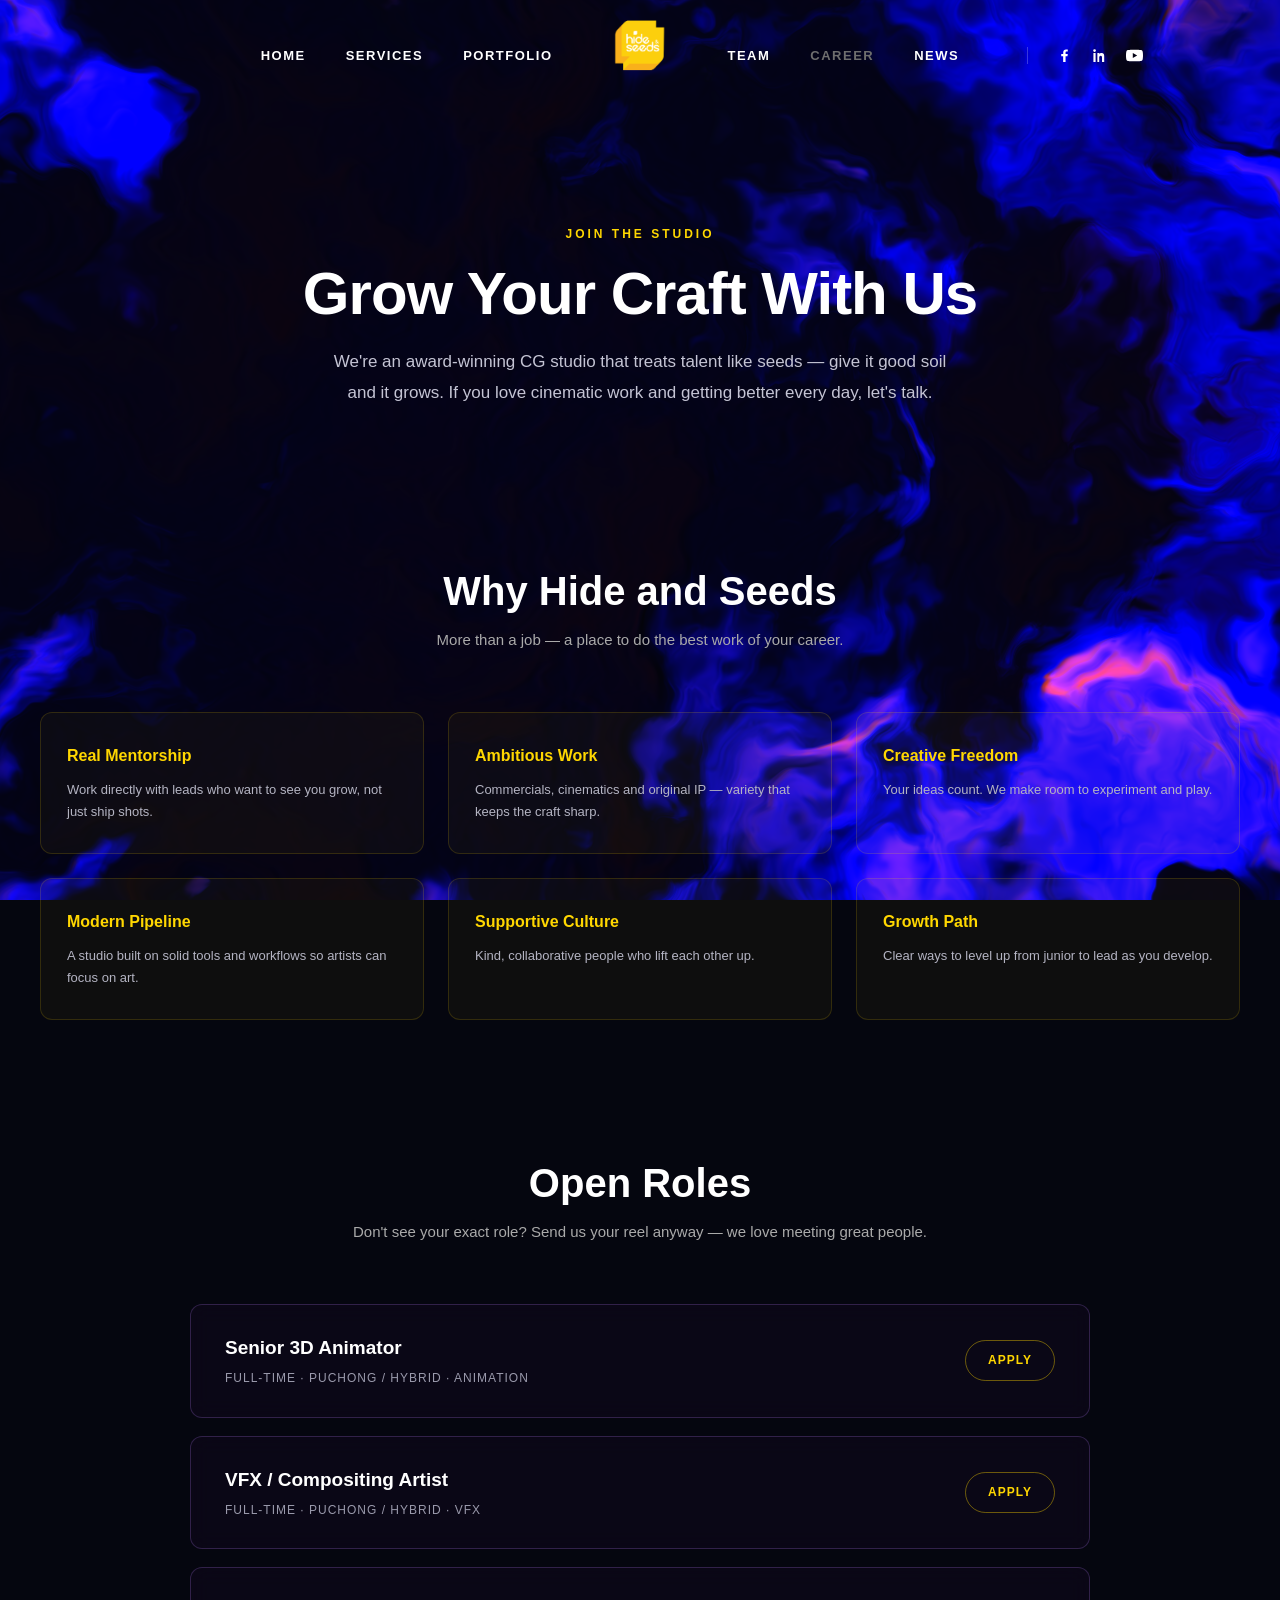
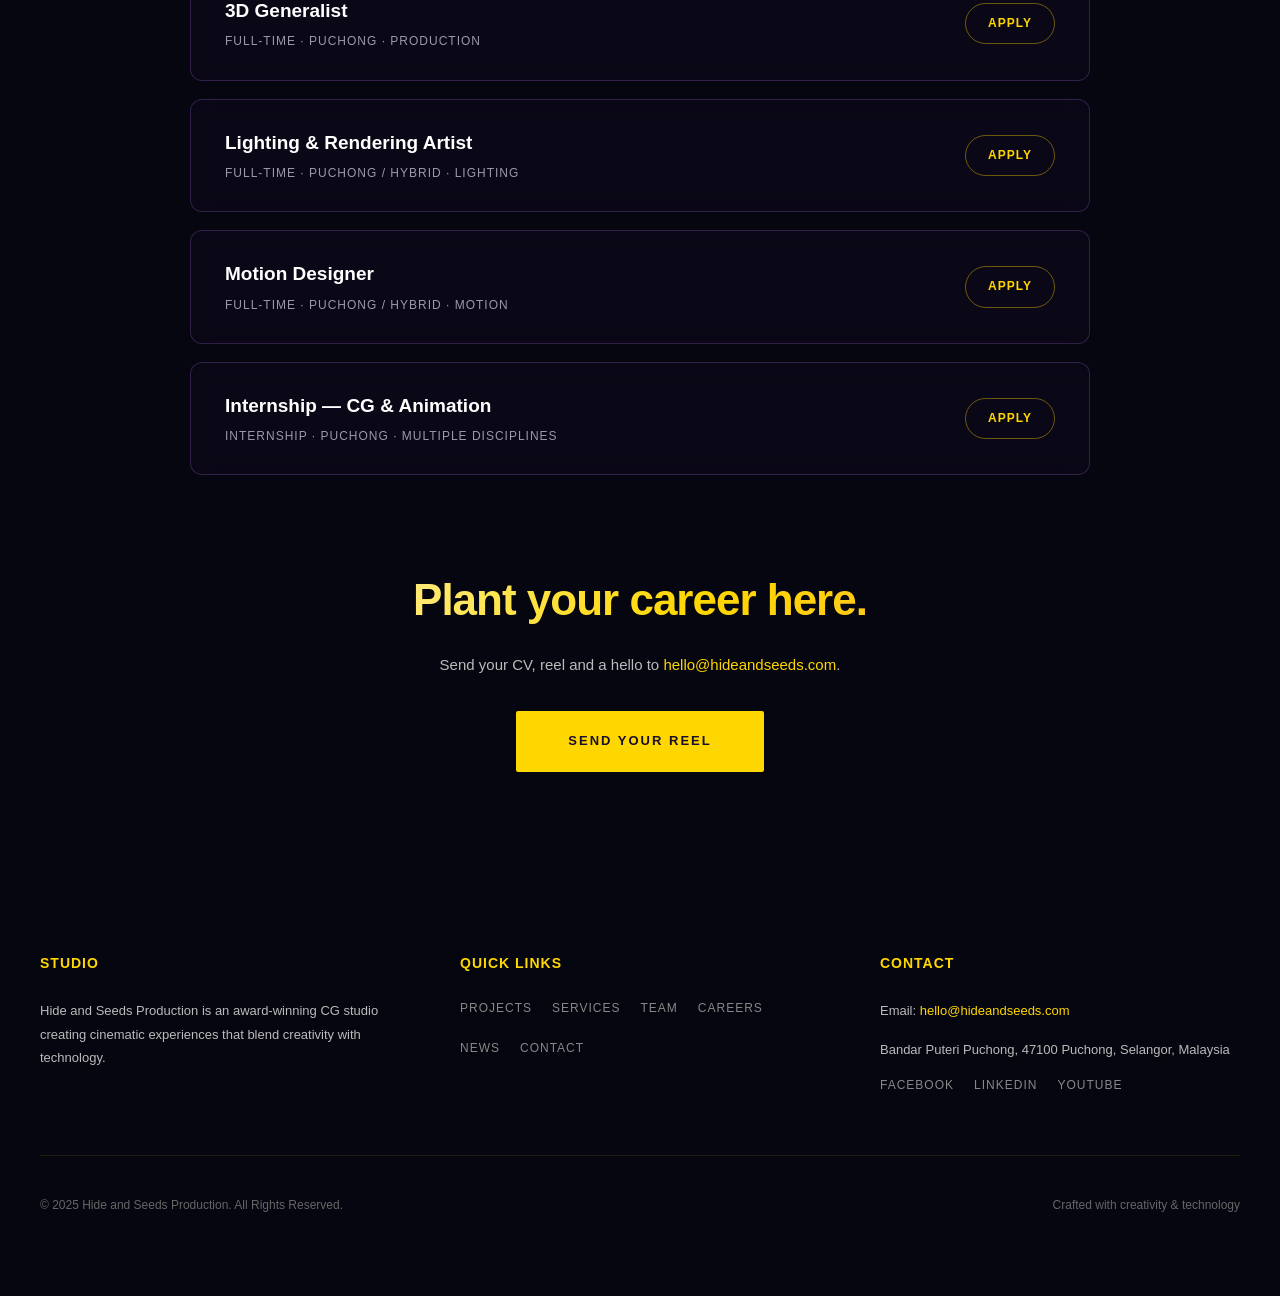
<file: careers.html>
<!DOCTYPE html>
<html lang="en">
<head>
  <meta charset="UTF-8">
  <meta name="viewport" content="width=device-width, initial-scale=1.0">
  <title>Careers — Hide and Seeds</title>
  <meta name="description" content="Join Hide and Seeds. Open roles in animation, VFX, 3D and more at our award-winning CG studio in Puchong, Malaysia.">
  <meta name="theme-color" content="#05060f">
  <link rel="icon" href="favicon.svg" type="image/svg+xml">
  <link rel="stylesheet" href="css/style.css?v=2">
</head>
<body>

  <svg width="0" height="0" style="position:absolute" aria-hidden="true">
    <defs>
      <filter id="ink-edge" x="-25%" y="-25%" width="150%" height="150%" color-interpolation-filters="sRGB">
        <feTurbulence type="fractalNoise" baseFrequency="0.014 0.019" numOctaves="4" seed="7" result="n"/>
        <feDisplacementMap in="SourceAlpha" in2="n" scale="42" xChannelSelector="R" yChannelSelector="G" result="ra"/>
        <feComposite in="SourceGraphic" in2="ra" operator="in"/>
      </filter>
      <filter id="ink-edge-soft" x="-25%" y="-25%" width="150%" height="150%" color-interpolation-filters="sRGB">
        <feTurbulence type="fractalNoise" baseFrequency="0.011 0.016" numOctaves="4" seed="3" result="n"/>
        <feDisplacementMap in="SourceAlpha" in2="n" scale="30" xChannelSelector="R" yChannelSelector="G" result="ra"/>
        <feComposite in="SourceGraphic" in2="ra" operator="in"/>
      </filter>
      <filter id="liquid-warp" x="-50%" y="-50%" width="200%" height="200%" color-interpolation-filters="sRGB">
        <feTurbulence type="fractalNoise" baseFrequency="0.006 0.009" numOctaves="3" seed="5" result="n1">
          <animate attributeName="baseFrequency" dur="12s" values="0.006 0.009; 0.010 0.006; 0.006 0.009" repeatCount="indefinite"/>
        </feTurbulence>
        <feDisplacementMap in="SourceGraphic" in2="n1" scale="22" xChannelSelector="R" yChannelSelector="G" result="d1"/>
        <feTurbulence type="fractalNoise" baseFrequency="0.018 0.022" numOctaves="2" seed="11" result="n2"/>
        <feDisplacementMap in="d1" in2="n2" scale="8" xChannelSelector="G" yChannelSelector="B"/>
      </filter>
    </defs>
  </svg>

  <canvas id="shader-canvas"></canvas>
  <div id="ring-cursor" aria-hidden="true"><span class="rc-ring"></span><span class="rc-mark"></span><span class="rc-label"></span></div>

  <div class="content-wrapper">
    <nav>
      <ul class="nav-left">
        <li><a href="index.html">Home</a></li>
        <li><a href="services.html">Services</a></li>
        <li><a href="projects.html">Portfolio</a></li>
      </ul>

      <a class="logo" href="index.html"><img src="assets/hs-logo.png" alt="Hide &amp; Seeds"></a>

      <button class="nav-toggle" aria-label="Toggle menu" aria-expanded="false"><span></span><span></span><span></span></button>

      <ul class="nav-right">
        <li><a href="team.html">Team</a></li>
        <li><a href="careers.html" class="is-active">Career</a></li>
        <li><a href="news.html">News</a></li>
        <li class="nav-social">
          <a href="https://facebook.com/hideandseeds" target="_blank" rel="noopener" aria-label="Facebook"><svg viewBox="0 0 24 24"><path d="M13.5 21v-8h2.7l.4-3.1h-3.1V7.9c0-.9.25-1.5 1.5-1.5h1.6V3.6c-.8-.1-1.6-.15-2.4-.15-2.4 0-4 1.45-4 4.1v2.3H7.4V13h2.7v8h3.4z"/></svg></a>
          <a href="https://linkedin.com/company/hide-and-seeds/" target="_blank" rel="noopener" aria-label="LinkedIn"><svg viewBox="0 0 24 24"><path d="M6.94 5a1.94 1.94 0 1 1-3.88 0 1.94 1.94 0 0 1 3.88 0zM3.4 8.5h3.1V21H3.4V8.5zM9 8.5h2.97v1.7h.04c.41-.78 1.42-1.6 2.93-1.6 3.13 0 3.71 2.06 3.71 4.74V21h-3.1v-5.55c0-1.32-.03-3.02-1.84-3.02-1.84 0-2.12 1.44-2.12 2.92V21H9V8.5z"/></svg></a>
          <a href="https://youtube.com/channel/UCpOwu_qczLWLpKOR0KmR1_w" target="_blank" rel="noopener" aria-label="YouTube"><svg viewBox="0 0 24 24"><path d="M23.5 6.5a3 3 0 0 0-2.1-2.12C19.5 3.86 12 3.86 12 3.86s-7.5 0-9.4.52A3 3 0 0 0 .5 6.5C0 8.4 0 12 0 12s0 3.6.5 5.5a3 3 0 0 0 2.1 2.12c1.9.52 9.4.52 9.4.52s7.5 0 9.4-.52a3 3 0 0 0 2.1-2.12C24 15.6 24 12 24 12s0-3.6-.5-5.5zM9.6 15.6V8.4l6.2 3.6-6.2 3.6z"/></svg></a>
        </li>
      </ul>
    </nav>

    <header class="page-hero">
      <span class="eyebrow">Join the Studio</span>
      <h1>Grow Your Craft With Us</h1>
      <p>We're an award-winning CG studio that treats talent like seeds — give it good soil and it grows. If you love cinematic work and getting better every day, let's talk.</p>
    </header>

    <section class="page-section">
      <div class="container">
        <div class="section-head reveal">
          <h2>Why Hide and Seeds</h2>
          <p>More than a job — a place to do the best work of your career.</p>
        </div>
        <div class="perks-grid">
          <div class="perk reveal"><h4>Real Mentorship</h4><p>Work directly with leads who want to see you grow, not just ship shots.</p></div>
          <div class="perk reveal reveal-d1"><h4>Ambitious Work</h4><p>Commercials, cinematics and original IP — variety that keeps the craft sharp.</p></div>
          <div class="perk reveal reveal-d2"><h4>Creative Freedom</h4><p>Your ideas count. We make room to experiment and play.</p></div>
          <div class="perk reveal"><h4>Modern Pipeline</h4><p>A studio built on solid tools and workflows so artists can focus on art.</p></div>
          <div class="perk reveal reveal-d1"><h4>Supportive Culture</h4><p>Kind, collaborative people who lift each other up.</p></div>
          <div class="perk reveal reveal-d2"><h4>Growth Path</h4><p>Clear ways to level up from junior to lead as you develop.</p></div>
        </div>
      </div>
    </section>

    <section class="page-section">
      <div class="container">
        <div class="section-head reveal">
          <h2>Open Roles</h2>
          <p>Don't see your exact role? Send us your reel anyway — we love meeting great people.</p>
        </div>
        <div class="jobs-list">
          <div class="job-card reveal">
            <div><h3>Senior 3D Animator</h3><div class="job-meta">Full-time · Puchong / Hybrid · Animation</div></div>
            <a class="job-apply" href="mailto:hello@hideandseeds.com?subject=Application%3A%20Senior%203D%20Animator" data-cursor="APPLY">Apply</a>
          </div>
          <div class="job-card reveal reveal-d1">
            <div><h3>VFX / Compositing Artist</h3><div class="job-meta">Full-time · Puchong / Hybrid · VFX</div></div>
            <a class="job-apply" href="mailto:hello@hideandseeds.com?subject=Application%3A%20VFX%20Compositing%20Artist" data-cursor="APPLY">Apply</a>
          </div>
          <div class="job-card reveal reveal-d2">
            <div><h3>3D Generalist</h3><div class="job-meta">Full-time · Puchong · Production</div></div>
            <a class="job-apply" href="mailto:hello@hideandseeds.com?subject=Application%3A%203D%20Generalist" data-cursor="APPLY">Apply</a>
          </div>
          <div class="job-card reveal">
            <div><h3>Lighting &amp; Rendering Artist</h3><div class="job-meta">Full-time · Puchong / Hybrid · Lighting</div></div>
            <a class="job-apply" href="mailto:hello@hideandseeds.com?subject=Application%3A%20Lighting%20%26%20Rendering%20Artist" data-cursor="APPLY">Apply</a>
          </div>
          <div class="job-card reveal reveal-d1">
            <div><h3>Motion Designer</h3><div class="job-meta">Full-time · Puchong / Hybrid · Motion</div></div>
            <a class="job-apply" href="mailto:hello@hideandseeds.com?subject=Application%3A%20Motion%20Designer" data-cursor="APPLY">Apply</a>
          </div>
          <div class="job-card reveal reveal-d2">
            <div><h3>Internship — CG &amp; Animation</h3><div class="job-meta">Internship · Puchong · Multiple disciplines</div></div>
            <a class="job-apply" href="mailto:hello@hideandseeds.com?subject=Application%3A%20Internship" data-cursor="APPLY">Apply</a>
          </div>
        </div>
      </div>

      <div class="inline-cta">
        <h2>Plant your career here.</h2>
        <p>Send your CV, reel and a hello to <a href="mailto:hello@hideandseeds.com" style="color:#FFD700;text-decoration:none;">hello@hideandseeds.com</a>.</p>
        <a href="mailto:hello@hideandseeds.com?subject=Joining%20Hide%20and%20Seeds" class="cta-button" data-cursor="SAY HI">Send Your Reel</a>
      </div>
    </section>

    <footer>
      <div class="footer-content">
        <div class="footer-section">
          <h3>Studio</h3>
          <p>Hide and Seeds Production is an award-winning CG studio creating cinematic experiences that blend creativity with technology.</p>
        </div>
        <div class="footer-section">
          <h3>Quick Links</h3>
          <div class="footer-links">
            <a href="projects.html">Projects</a>
            <a href="services.html">Services</a>
            <a href="team.html">Team</a>
            <a href="careers.html">Careers</a>
            <a href="news.html">News</a>
            <a href="contact.html">Contact</a>
          </div>
        </div>
        <div class="footer-section">
          <h3>Contact</h3>
          <p>Email: <a href="mailto:hello@hideandseeds.com" style="color:#FFD700;text-decoration:none;">hello@hideandseeds.com</a></p>
          <p>Bandar Puteri Puchong, 47100 Puchong, Selangor, Malaysia</p>
          <div class="footer-links" style="margin-top: 15px;">
            <a href="https://facebook.com/hideandseeds" target="_blank" rel="noopener">Facebook</a>
            <a href="https://linkedin.com/company/hide-and-seeds/" target="_blank" rel="noopener">LinkedIn</a>
            <a href="https://youtube.com/channel/UCpOwu_qczLWLpKOR0KmR1_w" target="_blank" rel="noopener">YouTube</a>
          </div>
        </div>
      </div>
      <div class="footer-bottom">
        <p>© 2025 Hide and Seeds Production. All Rights Reserved.</p>
        <p>Crafted with creativity &amp; technology</p>
      </div>
    </footer>
  </div>

  <script src="js/main.js?v=2" defer></script>
</body>
</html>
</file>
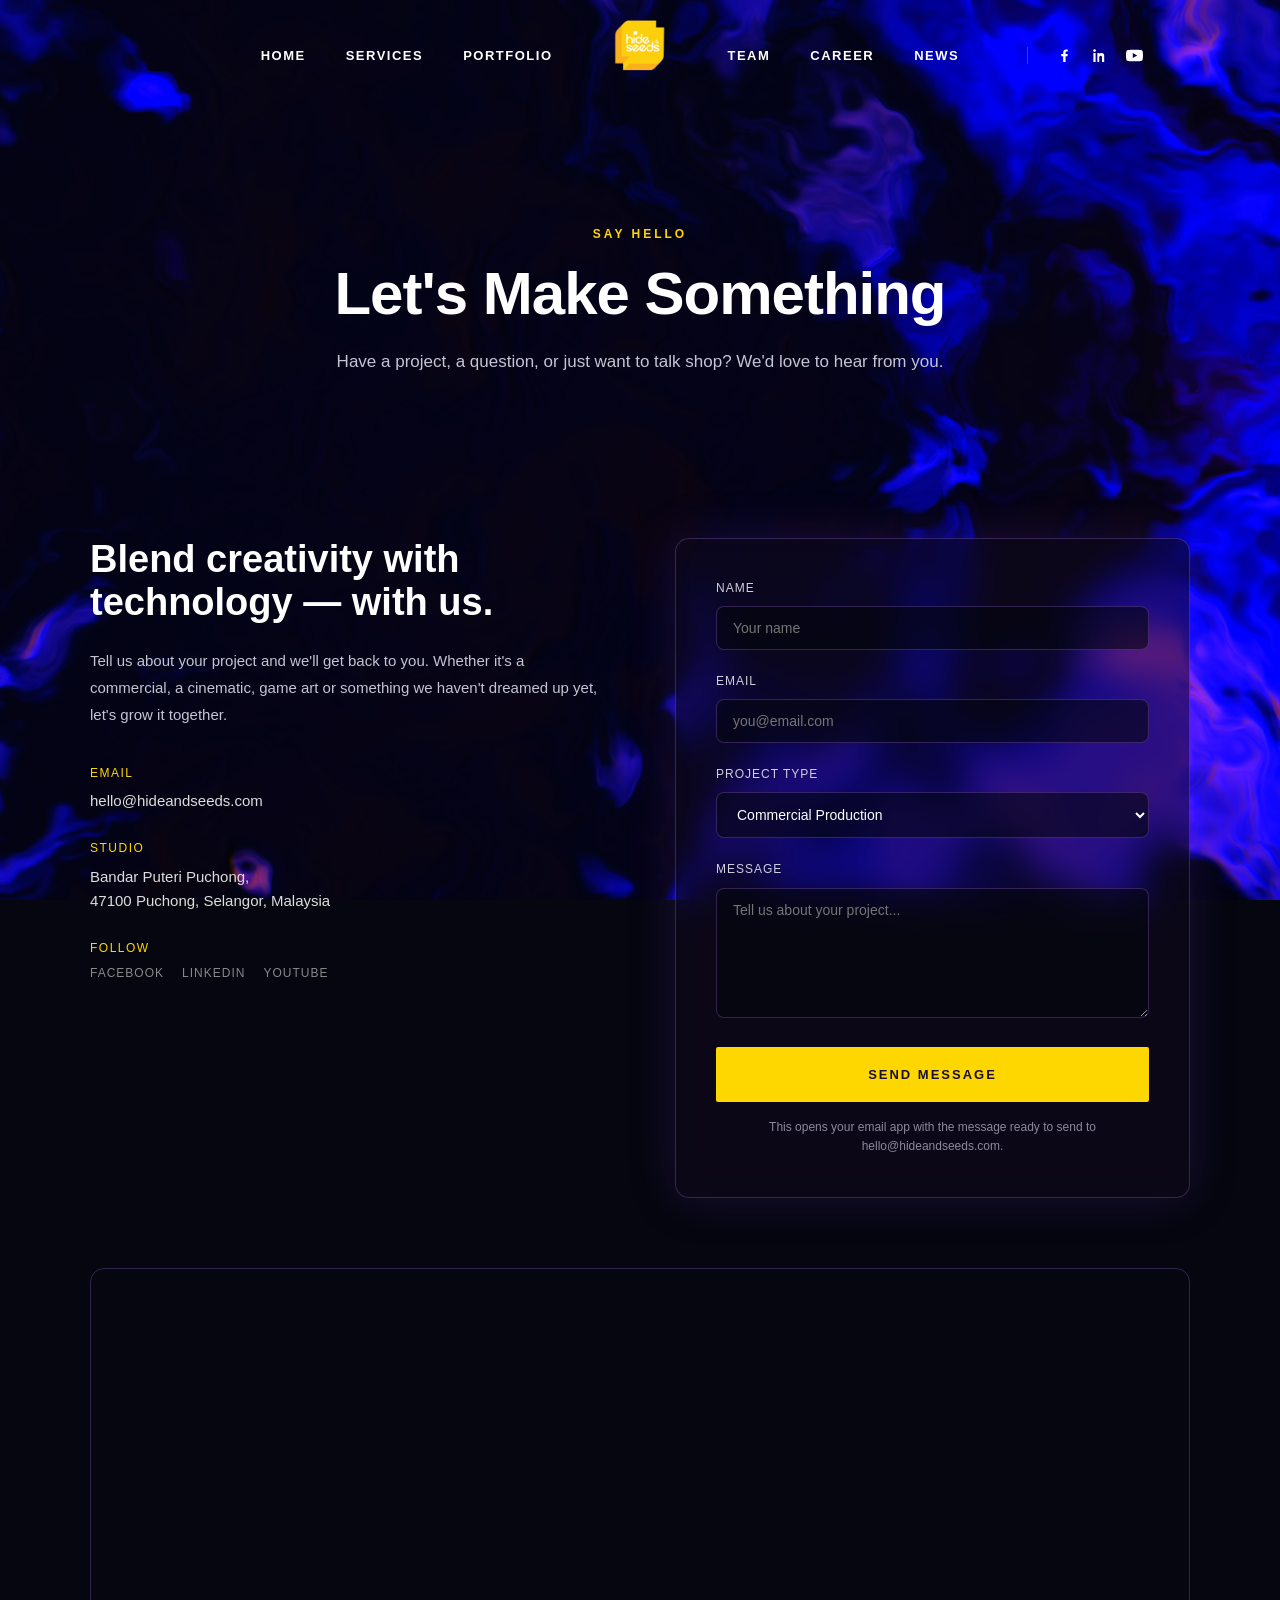
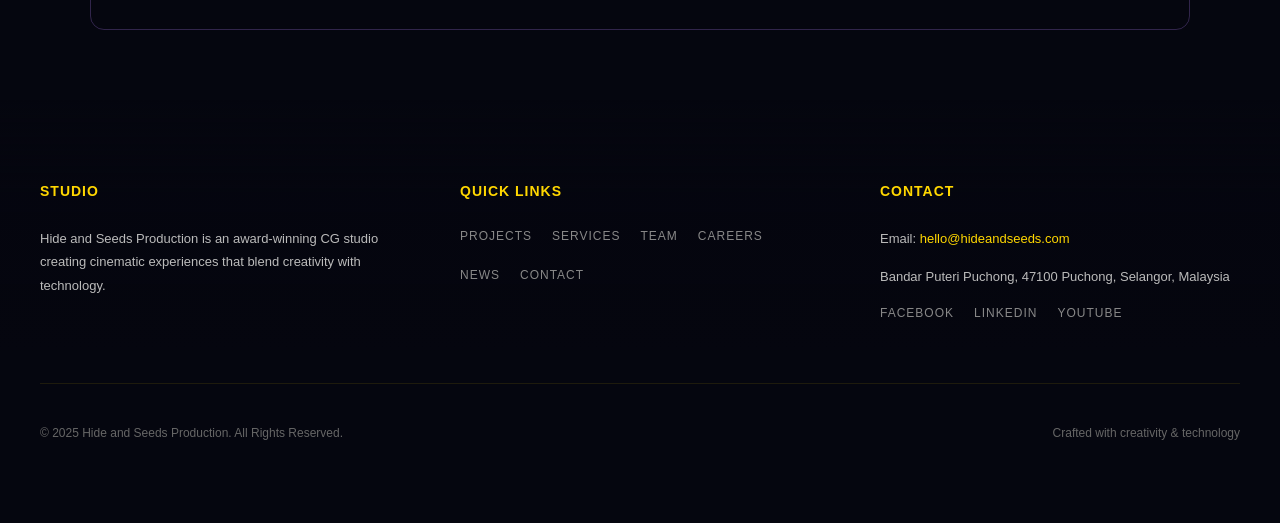
<file: contact.html>
<!DOCTYPE html>
<html lang="en">
<head>
  <meta charset="UTF-8">
  <meta name="viewport" content="width=device-width, initial-scale=1.0">
  <title>Contact — Hide and Seeds</title>
  <meta name="description" content="Get in touch with Hide and Seeds — award-winning CG studio in Bandar Puteri Puchong, Selangor, Malaysia. hello@hideandseeds.com">
  <meta name="theme-color" content="#05060f">
  <link rel="icon" href="favicon.svg" type="image/svg+xml">
  <link rel="stylesheet" href="css/style.css?v=2">
</head>
<body>

  <svg width="0" height="0" style="position:absolute" aria-hidden="true">
    <defs>
      <filter id="ink-edge" x="-25%" y="-25%" width="150%" height="150%" color-interpolation-filters="sRGB">
        <feTurbulence type="fractalNoise" baseFrequency="0.014 0.019" numOctaves="4" seed="7" result="n"/>
        <feDisplacementMap in="SourceAlpha" in2="n" scale="42" xChannelSelector="R" yChannelSelector="G" result="ra"/>
        <feComposite in="SourceGraphic" in2="ra" operator="in"/>
      </filter>
      <filter id="ink-edge-soft" x="-25%" y="-25%" width="150%" height="150%" color-interpolation-filters="sRGB">
        <feTurbulence type="fractalNoise" baseFrequency="0.011 0.016" numOctaves="4" seed="3" result="n"/>
        <feDisplacementMap in="SourceAlpha" in2="n" scale="30" xChannelSelector="R" yChannelSelector="G" result="ra"/>
        <feComposite in="SourceGraphic" in2="ra" operator="in"/>
      </filter>
      <filter id="liquid-warp" x="-50%" y="-50%" width="200%" height="200%" color-interpolation-filters="sRGB">
        <feTurbulence type="fractalNoise" baseFrequency="0.006 0.009" numOctaves="3" seed="5" result="n1">
          <animate attributeName="baseFrequency" dur="12s" values="0.006 0.009; 0.010 0.006; 0.006 0.009" repeatCount="indefinite"/>
        </feTurbulence>
        <feDisplacementMap in="SourceGraphic" in2="n1" scale="22" xChannelSelector="R" yChannelSelector="G" result="d1"/>
        <feTurbulence type="fractalNoise" baseFrequency="0.018 0.022" numOctaves="2" seed="11" result="n2"/>
        <feDisplacementMap in="d1" in2="n2" scale="8" xChannelSelector="G" yChannelSelector="B"/>
      </filter>
    </defs>
  </svg>

  <canvas id="shader-canvas"></canvas>
  <div id="ring-cursor" aria-hidden="true"><span class="rc-ring"></span><span class="rc-mark"></span><span class="rc-label"></span></div>

  <div class="content-wrapper">
    <nav>
      <ul class="nav-left">
        <li><a href="index.html">Home</a></li>
        <li><a href="services.html">Services</a></li>
        <li><a href="projects.html">Portfolio</a></li>
      </ul>

      <a class="logo" href="index.html"><img src="assets/hs-logo.png" alt="Hide &amp; Seeds"></a>

      <button class="nav-toggle" aria-label="Toggle menu" aria-expanded="false"><span></span><span></span><span></span></button>

      <ul class="nav-right">
        <li><a href="team.html">Team</a></li>
        <li><a href="careers.html">Career</a></li>
        <li><a href="news.html">News</a></li>
        <li class="nav-social">
          <a href="https://facebook.com/hideandseeds" target="_blank" rel="noopener" aria-label="Facebook"><svg viewBox="0 0 24 24"><path d="M13.5 21v-8h2.7l.4-3.1h-3.1V7.9c0-.9.25-1.5 1.5-1.5h1.6V3.6c-.8-.1-1.6-.15-2.4-.15-2.4 0-4 1.45-4 4.1v2.3H7.4V13h2.7v8h3.4z"/></svg></a>
          <a href="https://linkedin.com/company/hide-and-seeds/" target="_blank" rel="noopener" aria-label="LinkedIn"><svg viewBox="0 0 24 24"><path d="M6.94 5a1.94 1.94 0 1 1-3.88 0 1.94 1.94 0 0 1 3.88 0zM3.4 8.5h3.1V21H3.4V8.5zM9 8.5h2.97v1.7h.04c.41-.78 1.42-1.6 2.93-1.6 3.13 0 3.71 2.06 3.71 4.74V21h-3.1v-5.55c0-1.32-.03-3.02-1.84-3.02-1.84 0-2.12 1.44-2.12 2.92V21H9V8.5z"/></svg></a>
          <a href="https://youtube.com/channel/UCpOwu_qczLWLpKOR0KmR1_w" target="_blank" rel="noopener" aria-label="YouTube"><svg viewBox="0 0 24 24"><path d="M23.5 6.5a3 3 0 0 0-2.1-2.12C19.5 3.86 12 3.86 12 3.86s-7.5 0-9.4.52A3 3 0 0 0 .5 6.5C0 8.4 0 12 0 12s0 3.6.5 5.5a3 3 0 0 0 2.1 2.12c1.9.52 9.4.52 9.4.52s7.5 0 9.4-.52a3 3 0 0 0 2.1-2.12C24 15.6 24 12 24 12s0-3.6-.5-5.5zM9.6 15.6V8.4l6.2 3.6-6.2 3.6z"/></svg></a>
        </li>
      </ul>
    </nav>

    <header class="page-hero">
      <span class="eyebrow">Say Hello</span>
      <h1>Let's Make Something</h1>
      <p>Have a project, a question, or just want to talk shop? We'd love to hear from you.</p>
    </header>

    <section class="page-section">
      <div class="contact-grid">
        <div class="contact-info reveal reveal-left">
          <h2>Blend creativity with technology — with us.</h2>
          <p class="lead">Tell us about your project and we'll get back to you. Whether it's a commercial, a cinematic, game art or something we haven't dreamed up yet, let's grow it together.</p>

          <div class="contact-detail">
            <div class="k">Email</div>
            <div class="v"><a href="mailto:hello@hideandseeds.com">hello@hideandseeds.com</a></div>
          </div>
          <div class="contact-detail">
            <div class="k">Studio</div>
            <div class="v">Bandar Puteri Puchong,<br>47100 Puchong, Selangor, Malaysia</div>
          </div>
          <div class="contact-detail">
            <div class="k">Follow</div>
            <div class="v footer-links" style="gap:18px;">
              <a href="https://facebook.com/hideandseeds" target="_blank" rel="noopener">Facebook</a>
              <a href="https://linkedin.com/company/hide-and-seeds/" target="_blank" rel="noopener">LinkedIn</a>
              <a href="https://youtube.com/channel/UCpOwu_qczLWLpKOR0KmR1_w" target="_blank" rel="noopener">YouTube</a>
            </div>
          </div>
        </div>

        <form class="contact-form reveal reveal-right" id="contact-form" novalidate>
          <div class="form-field">
            <label for="cf-name">Name</label>
            <input type="text" id="cf-name" name="name" placeholder="Your name" required>
          </div>
          <div class="form-field">
            <label for="cf-email">Email</label>
            <input type="email" id="cf-email" name="email" placeholder="you@email.com" required>
          </div>
          <div class="form-field">
            <label for="cf-type">Project type</label>
            <select id="cf-type" name="type">
              <option>Commercial Production</option>
              <option>3D Animation</option>
              <option>Visual Effects</option>
              <option>Motion Design</option>
              <option>Game Art</option>
              <option>Other</option>
            </select>
          </div>
          <div class="form-field">
            <label for="cf-message">Message</label>
            <textarea id="cf-message" name="message" placeholder="Tell us about your project..." required></textarea>
          </div>
          <button type="submit" class="cta-button" style="width:100%;" data-cursor="SEND">Send Message</button>
          <p class="form-note">This opens your email app with the message ready to send to hello@hideandseeds.com.</p>
          <div class="form-status" id="cf-status" role="status"></div>
        </form>
      </div>

      <div class="map-embed reveal">
        <iframe
          title="Hide and Seeds studio location"
          src="https://www.google.com/maps?q=Bandar%20Puteri%20Puchong%2C%2047100%20Puchong%2C%20Selangor%2C%20Malaysia&output=embed"
          loading="lazy"
          referrerpolicy="no-referrer-when-downgrade"></iframe>
      </div>
    </section>

    <footer>
      <div class="footer-content">
        <div class="footer-section">
          <h3>Studio</h3>
          <p>Hide and Seeds Production is an award-winning CG studio creating cinematic experiences that blend creativity with technology.</p>
        </div>
        <div class="footer-section">
          <h3>Quick Links</h3>
          <div class="footer-links">
            <a href="projects.html">Projects</a>
            <a href="services.html">Services</a>
            <a href="team.html">Team</a>
            <a href="careers.html">Careers</a>
            <a href="news.html">News</a>
            <a href="contact.html">Contact</a>
          </div>
        </div>
        <div class="footer-section">
          <h3>Contact</h3>
          <p>Email: <a href="mailto:hello@hideandseeds.com" style="color:#FFD700;text-decoration:none;">hello@hideandseeds.com</a></p>
          <p>Bandar Puteri Puchong, 47100 Puchong, Selangor, Malaysia</p>
          <div class="footer-links" style="margin-top: 15px;">
            <a href="https://facebook.com/hideandseeds" target="_blank" rel="noopener">Facebook</a>
            <a href="https://linkedin.com/company/hide-and-seeds/" target="_blank" rel="noopener">LinkedIn</a>
            <a href="https://youtube.com/channel/UCpOwu_qczLWLpKOR0KmR1_w" target="_blank" rel="noopener">YouTube</a>
          </div>
        </div>
      </div>
      <div class="footer-bottom">
        <p>© 2025 Hide and Seeds Production. All Rights Reserved.</p>
        <p>Crafted with creativity &amp; technology</p>
      </div>
    </footer>
  </div>

  <script src="js/main.js?v=2" defer></script>
  <script>
    (function () {
      var form = document.getElementById('contact-form');
      if (!form) return;
      var status = document.getElementById('cf-status');
      form.addEventListener('submit', function (e) {
        e.preventDefault();
        var name = form.name.value.trim();
        var email = form.email.value.trim();
        var type = form.type.value;
        var message = form.message.value.trim();
        if (!name || !email || !message) {
          status.textContent = 'Please fill in your name, email and message.';
          status.className = 'form-status show err';
          return;
        }
        var subject = 'Project enquiry — ' + type + ' (' + name + ')';
        var body = 'Name: ' + name + '\nEmail: ' + email + '\nProject type: ' + type + '\n\n' + message;
        var href = 'mailto:hello@hideandseeds.com?subject=' + encodeURIComponent(subject) + '&body=' + encodeURIComponent(body);
        window.location.href = href;
        status.textContent = 'Opening your email app… if nothing happens, email us directly at hello@hideandseeds.com.';
        status.className = 'form-status show ok';
      });
    })();
  </script>
</body>
</html>
</file>
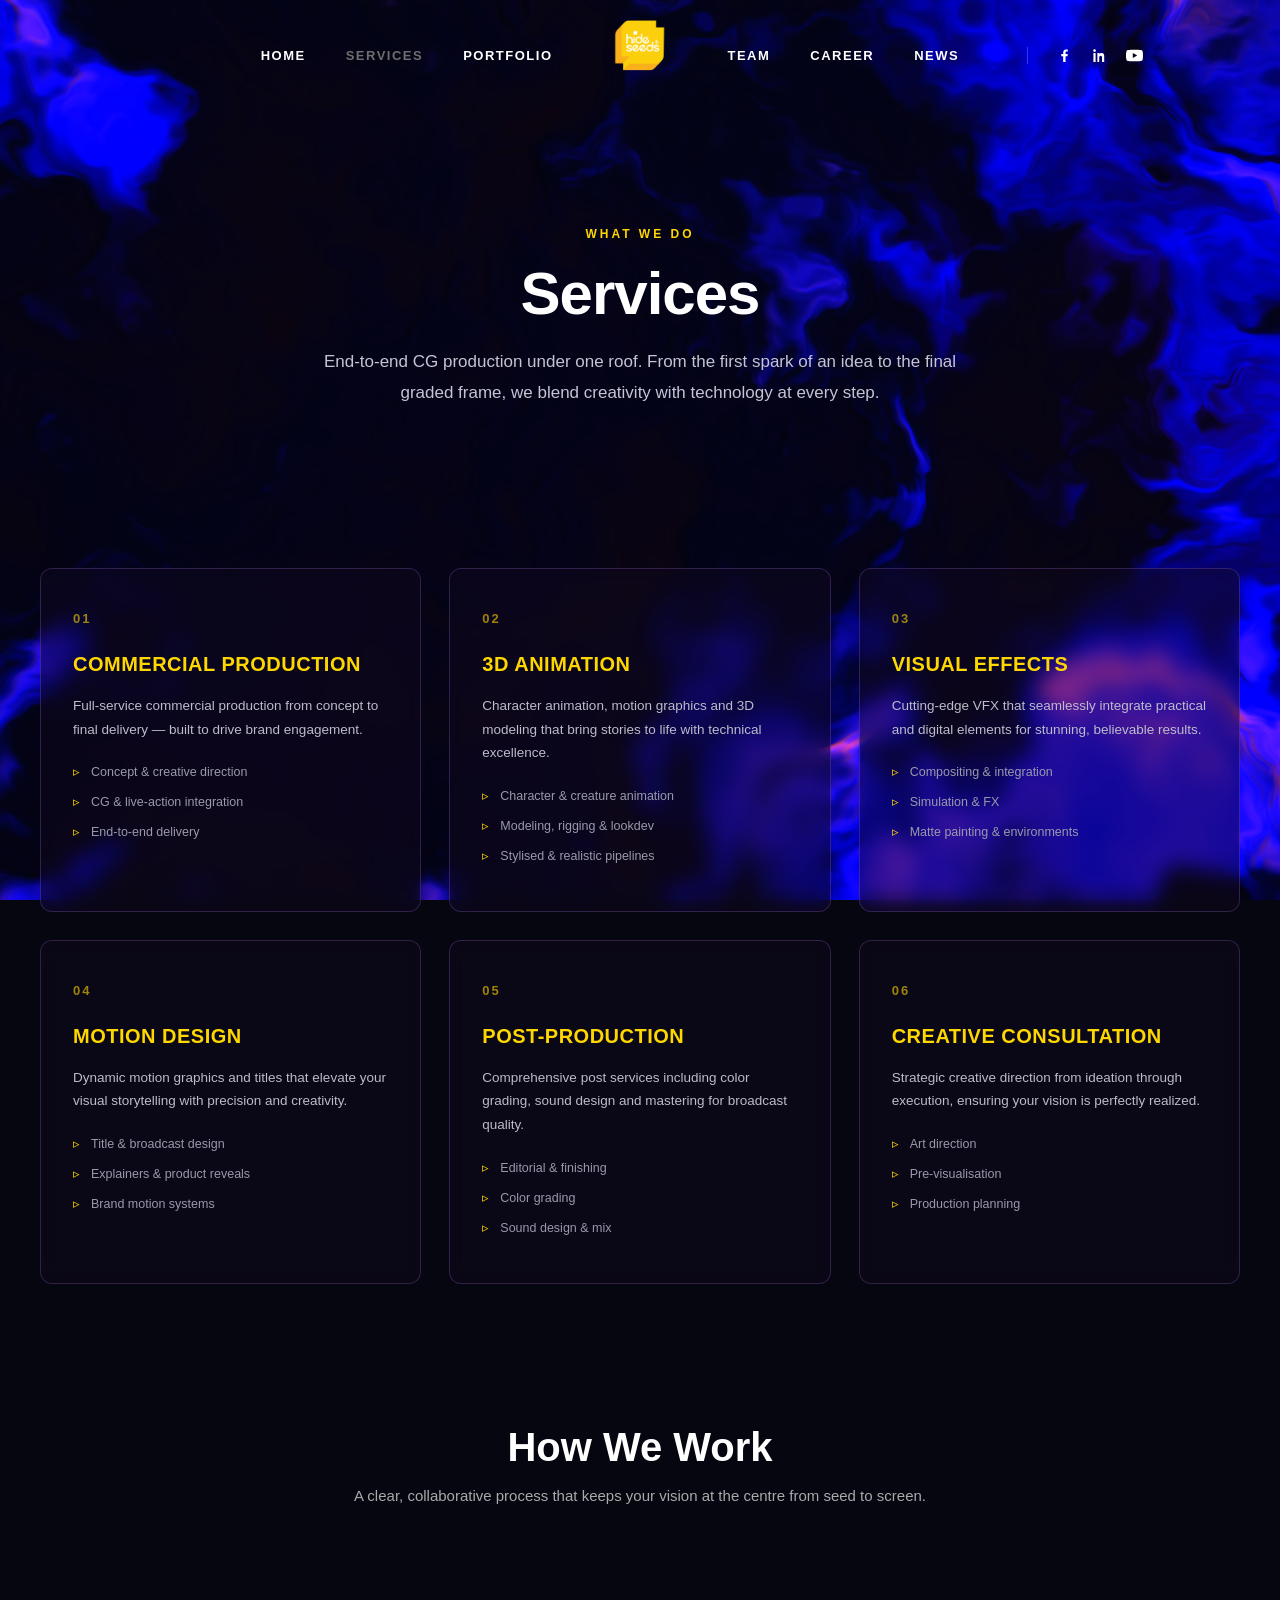
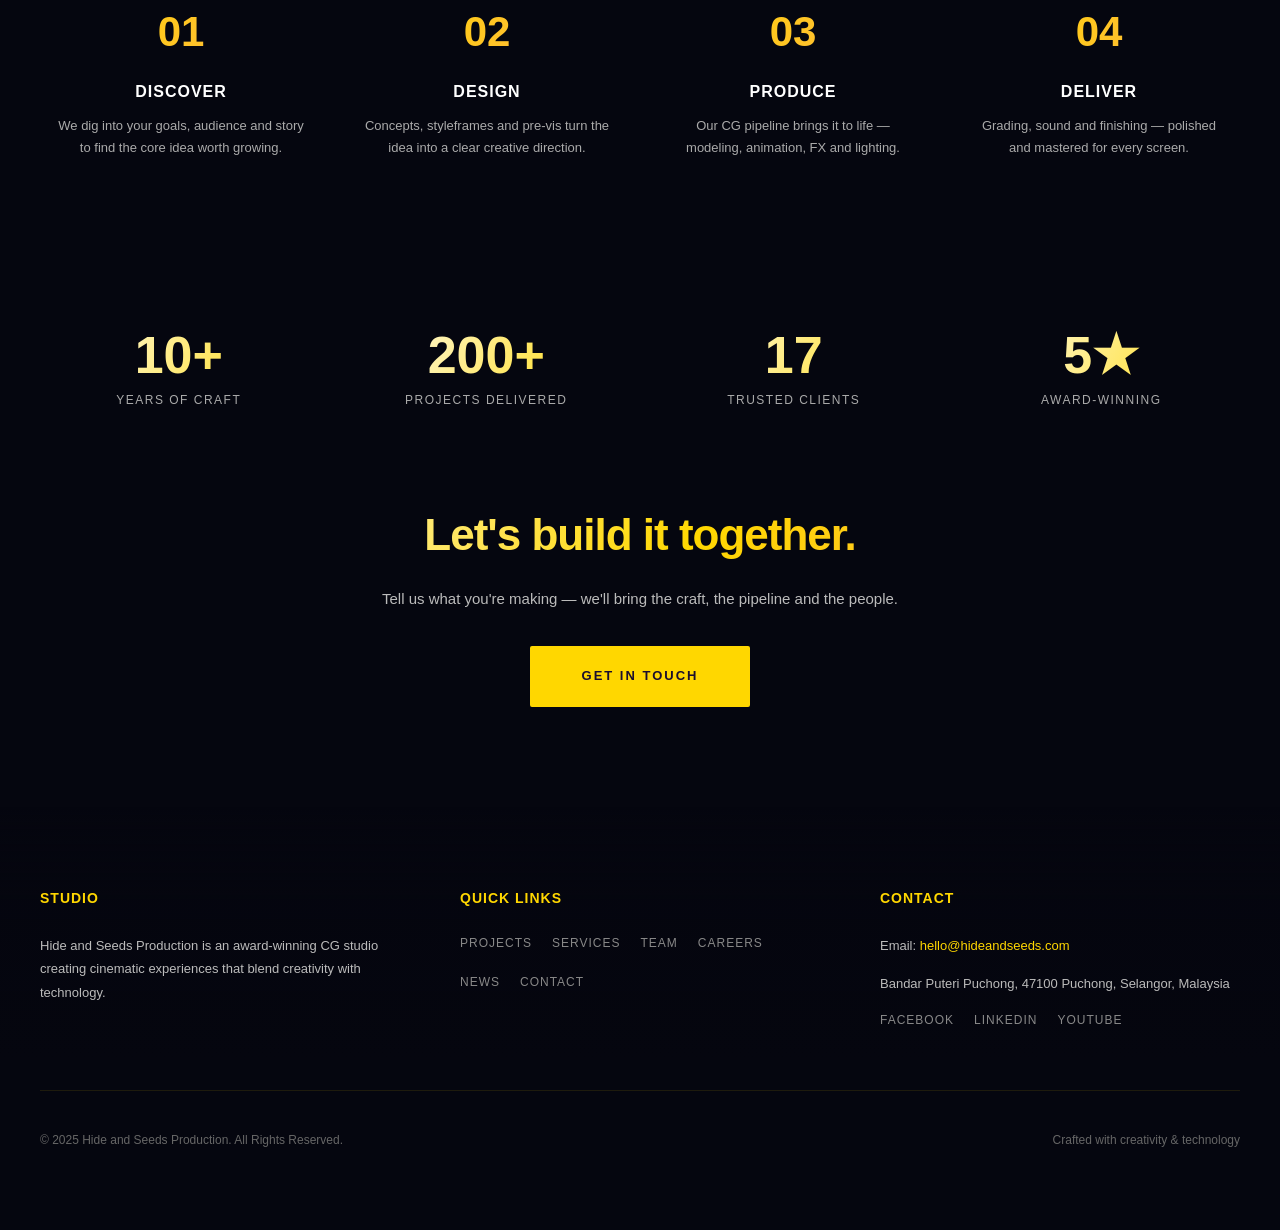
<file: services.html>
<!DOCTYPE html>
<html lang="en">
<head>
  <meta charset="UTF-8">
  <meta name="viewport" content="width=device-width, initial-scale=1.0">
  <title>Services — Hide and Seeds</title>
  <meta name="description" content="Commercial production, 3D animation, visual effects, motion design, post-production and creative consultation from Hide and Seeds.">
  <meta name="theme-color" content="#05060f">
  <link rel="icon" href="favicon.svg" type="image/svg+xml">
  <link rel="stylesheet" href="css/style.css?v=2">
</head>
<body>

  <svg width="0" height="0" style="position:absolute" aria-hidden="true">
    <defs>
      <filter id="ink-edge" x="-25%" y="-25%" width="150%" height="150%" color-interpolation-filters="sRGB">
        <feTurbulence type="fractalNoise" baseFrequency="0.014 0.019" numOctaves="4" seed="7" result="n"/>
        <feDisplacementMap in="SourceAlpha" in2="n" scale="42" xChannelSelector="R" yChannelSelector="G" result="ra"/>
        <feComposite in="SourceGraphic" in2="ra" operator="in"/>
      </filter>
      <filter id="ink-edge-soft" x="-25%" y="-25%" width="150%" height="150%" color-interpolation-filters="sRGB">
        <feTurbulence type="fractalNoise" baseFrequency="0.011 0.016" numOctaves="4" seed="3" result="n"/>
        <feDisplacementMap in="SourceAlpha" in2="n" scale="30" xChannelSelector="R" yChannelSelector="G" result="ra"/>
        <feComposite in="SourceGraphic" in2="ra" operator="in"/>
      </filter>
      <filter id="liquid-warp" x="-50%" y="-50%" width="200%" height="200%" color-interpolation-filters="sRGB">
        <feTurbulence type="fractalNoise" baseFrequency="0.006 0.009" numOctaves="3" seed="5" result="n1">
          <animate attributeName="baseFrequency" dur="12s" values="0.006 0.009; 0.010 0.006; 0.006 0.009" repeatCount="indefinite"/>
        </feTurbulence>
        <feDisplacementMap in="SourceGraphic" in2="n1" scale="22" xChannelSelector="R" yChannelSelector="G" result="d1"/>
        <feTurbulence type="fractalNoise" baseFrequency="0.018 0.022" numOctaves="2" seed="11" result="n2"/>
        <feDisplacementMap in="d1" in2="n2" scale="8" xChannelSelector="G" yChannelSelector="B"/>
      </filter>
    </defs>
  </svg>

  <canvas id="shader-canvas"></canvas>
  <div id="ring-cursor" aria-hidden="true"><span class="rc-ring"></span><span class="rc-mark"></span><span class="rc-label"></span></div>

  <div class="content-wrapper">
    <nav>
      <ul class="nav-left">
        <li><a href="index.html">Home</a></li>
        <li><a href="services.html" class="is-active">Services</a></li>
        <li><a href="projects.html">Portfolio</a></li>
      </ul>

      <a class="logo" href="index.html"><img src="assets/hs-logo.png" alt="Hide &amp; Seeds"></a>

      <button class="nav-toggle" aria-label="Toggle menu" aria-expanded="false"><span></span><span></span><span></span></button>

      <ul class="nav-right">
        <li><a href="team.html">Team</a></li>
        <li><a href="careers.html">Career</a></li>
        <li><a href="news.html">News</a></li>
        <li class="nav-social">
          <a href="https://facebook.com/hideandseeds" target="_blank" rel="noopener" aria-label="Facebook"><svg viewBox="0 0 24 24"><path d="M13.5 21v-8h2.7l.4-3.1h-3.1V7.9c0-.9.25-1.5 1.5-1.5h1.6V3.6c-.8-.1-1.6-.15-2.4-.15-2.4 0-4 1.45-4 4.1v2.3H7.4V13h2.7v8h3.4z"/></svg></a>
          <a href="https://linkedin.com/company/hide-and-seeds/" target="_blank" rel="noopener" aria-label="LinkedIn"><svg viewBox="0 0 24 24"><path d="M6.94 5a1.94 1.94 0 1 1-3.88 0 1.94 1.94 0 0 1 3.88 0zM3.4 8.5h3.1V21H3.4V8.5zM9 8.5h2.97v1.7h.04c.41-.78 1.42-1.6 2.93-1.6 3.13 0 3.71 2.06 3.71 4.74V21h-3.1v-5.55c0-1.32-.03-3.02-1.84-3.02-1.84 0-2.12 1.44-2.12 2.92V21H9V8.5z"/></svg></a>
          <a href="https://youtube.com/channel/UCpOwu_qczLWLpKOR0KmR1_w" target="_blank" rel="noopener" aria-label="YouTube"><svg viewBox="0 0 24 24"><path d="M23.5 6.5a3 3 0 0 0-2.1-2.12C19.5 3.86 12 3.86 12 3.86s-7.5 0-9.4.52A3 3 0 0 0 .5 6.5C0 8.4 0 12 0 12s0 3.6.5 5.5a3 3 0 0 0 2.1 2.12c1.9.52 9.4.52 9.4.52s7.5 0 9.4-.52a3 3 0 0 0 2.1-2.12C24 15.6 24 12 24 12s0-3.6-.5-5.5zM9.6 15.6V8.4l6.2 3.6-6.2 3.6z"/></svg></a>
        </li>
      </ul>
    </nav>

    <header class="page-hero">
      <span class="eyebrow">What We Do</span>
      <h1>Services</h1>
      <p>End-to-end CG production under one roof. From the first spark of an idea to the final graded frame, we blend creativity with technology at every step.</p>
    </header>

    <section class="page-section">
      <div class="container">
        <div class="service-detail-grid">
          <div class="service-detail reveal">
            <div class="num">01</div>
            <h3>Commercial Production</h3>
            <p>Full-service commercial production from concept to final delivery — built to drive brand engagement.</p>
            <ul>
              <li>Concept &amp; creative direction</li>
              <li>CG &amp; live-action integration</li>
              <li>End-to-end delivery</li>
            </ul>
          </div>
          <div class="service-detail reveal reveal-d1">
            <div class="num">02</div>
            <h3>3D Animation</h3>
            <p>Character animation, motion graphics and 3D modeling that bring stories to life with technical excellence.</p>
            <ul>
              <li>Character &amp; creature animation</li>
              <li>Modeling, rigging &amp; lookdev</li>
              <li>Stylised &amp; realistic pipelines</li>
            </ul>
          </div>
          <div class="service-detail reveal reveal-d2">
            <div class="num">03</div>
            <h3>Visual Effects</h3>
            <p>Cutting-edge VFX that seamlessly integrate practical and digital elements for stunning, believable results.</p>
            <ul>
              <li>Compositing &amp; integration</li>
              <li>Simulation &amp; FX</li>
              <li>Matte painting &amp; environments</li>
            </ul>
          </div>
          <div class="service-detail reveal">
            <div class="num">04</div>
            <h3>Motion Design</h3>
            <p>Dynamic motion graphics and titles that elevate your visual storytelling with precision and creativity.</p>
            <ul>
              <li>Title &amp; broadcast design</li>
              <li>Explainers &amp; product reveals</li>
              <li>Brand motion systems</li>
            </ul>
          </div>
          <div class="service-detail reveal reveal-d1">
            <div class="num">05</div>
            <h3>Post-Production</h3>
            <p>Comprehensive post services including color grading, sound design and mastering for broadcast quality.</p>
            <ul>
              <li>Editorial &amp; finishing</li>
              <li>Color grading</li>
              <li>Sound design &amp; mix</li>
            </ul>
          </div>
          <div class="service-detail reveal reveal-d2">
            <div class="num">06</div>
            <h3>Creative Consultation</h3>
            <p>Strategic creative direction from ideation through execution, ensuring your vision is perfectly realized.</p>
            <ul>
              <li>Art direction</li>
              <li>Pre-visualisation</li>
              <li>Production planning</li>
            </ul>
          </div>
        </div>
      </div>
    </section>

    <section class="page-section">
      <div class="container">
        <div class="section-head reveal">
          <h2>How We Work</h2>
          <p>A clear, collaborative process that keeps your vision at the centre from seed to screen.</p>
        </div>
        <div class="process-grid">
          <div class="process-step reveal"><div class="step-num">01</div><h4>Discover</h4><p>We dig into your goals, audience and story to find the core idea worth growing.</p></div>
          <div class="process-step reveal reveal-d1"><div class="step-num">02</div><h4>Design</h4><p>Concepts, styleframes and pre-vis turn the idea into a clear creative direction.</p></div>
          <div class="process-step reveal reveal-d2"><div class="step-num">03</div><h4>Produce</h4><p>Our CG pipeline brings it to life — modeling, animation, FX and lighting.</p></div>
          <div class="process-step reveal reveal-d3"><div class="step-num">04</div><h4>Deliver</h4><p>Grading, sound and finishing — polished and mastered for every screen.</p></div>
        </div>
      </div>
    </section>

    <section class="page-section">
      <div class="container">
        <div class="stats-strip">
          <div class="stat reveal"><div class="num">10+</div><div class="label">Years of Craft</div></div>
          <div class="stat reveal reveal-d1"><div class="num">200+</div><div class="label">Projects Delivered</div></div>
          <div class="stat reveal reveal-d2"><div class="num">17</div><div class="label">Trusted Clients</div></div>
          <div class="stat reveal reveal-d3"><div class="num">5★</div><div class="label">Award-Winning</div></div>
        </div>
      </div>

      <div class="inline-cta">
        <h2>Let's build it together.</h2>
        <p>Tell us what you're making — we'll bring the craft, the pipeline and the people.</p>
        <a href="contact.html" class="cta-button" data-cursor="SAY HI">Get in Touch</a>
      </div>
    </section>

    <footer>
      <div class="footer-content">
        <div class="footer-section">
          <h3>Studio</h3>
          <p>Hide and Seeds Production is an award-winning CG studio creating cinematic experiences that blend creativity with technology.</p>
        </div>
        <div class="footer-section">
          <h3>Quick Links</h3>
          <div class="footer-links">
            <a href="projects.html">Projects</a>
            <a href="services.html">Services</a>
            <a href="team.html">Team</a>
            <a href="careers.html">Careers</a>
            <a href="news.html">News</a>
            <a href="contact.html">Contact</a>
          </div>
        </div>
        <div class="footer-section">
          <h3>Contact</h3>
          <p>Email: <a href="mailto:hello@hideandseeds.com" style="color:#FFD700;text-decoration:none;">hello@hideandseeds.com</a></p>
          <p>Bandar Puteri Puchong, 47100 Puchong, Selangor, Malaysia</p>
          <div class="footer-links" style="margin-top: 15px;">
            <a href="https://facebook.com/hideandseeds" target="_blank" rel="noopener">Facebook</a>
            <a href="https://linkedin.com/company/hide-and-seeds/" target="_blank" rel="noopener">LinkedIn</a>
            <a href="https://youtube.com/channel/UCpOwu_qczLWLpKOR0KmR1_w" target="_blank" rel="noopener">YouTube</a>
          </div>
        </div>
      </div>
      <div class="footer-bottom">
        <p>© 2025 Hide and Seeds Production. All Rights Reserved.</p>
        <p>Crafted with creativity &amp; technology</p>
      </div>
    </footer>
  </div>

  <script src="js/main.js?v=2" defer></script>
</body>
</html>
</file>
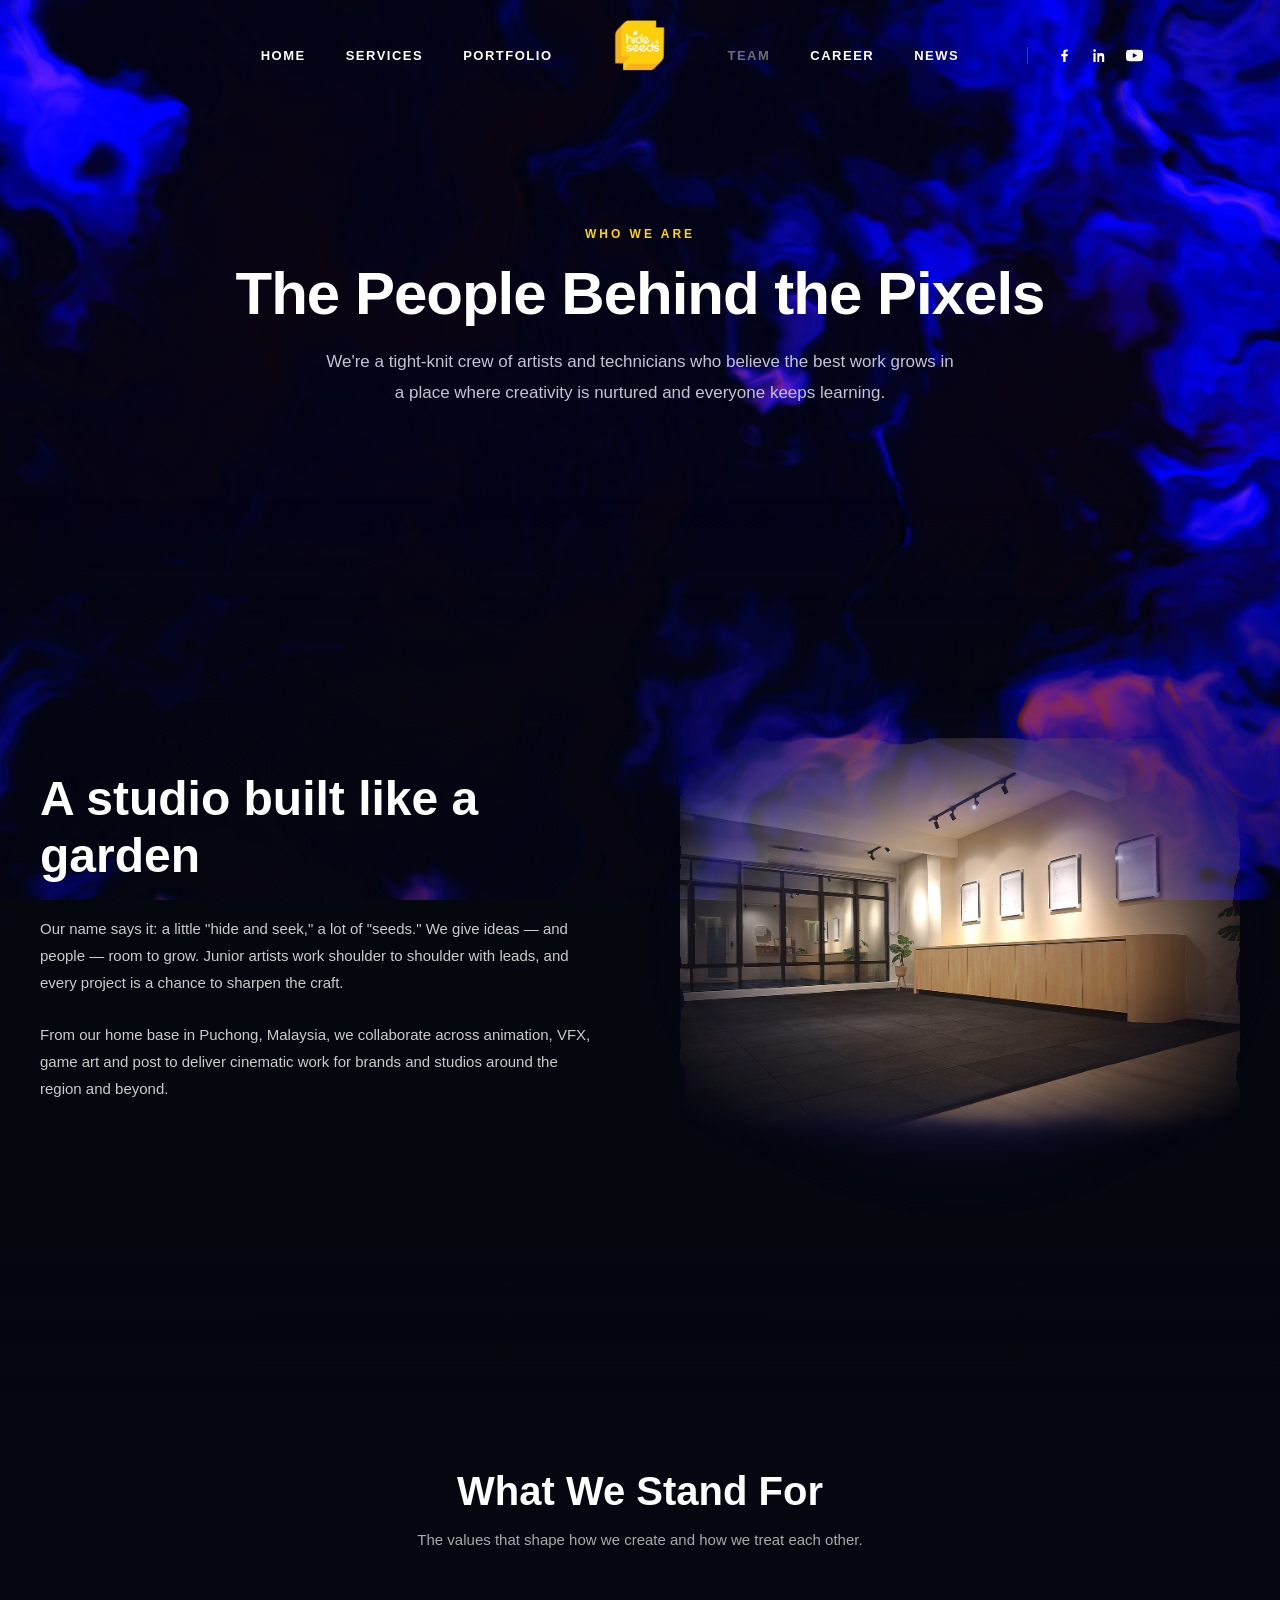
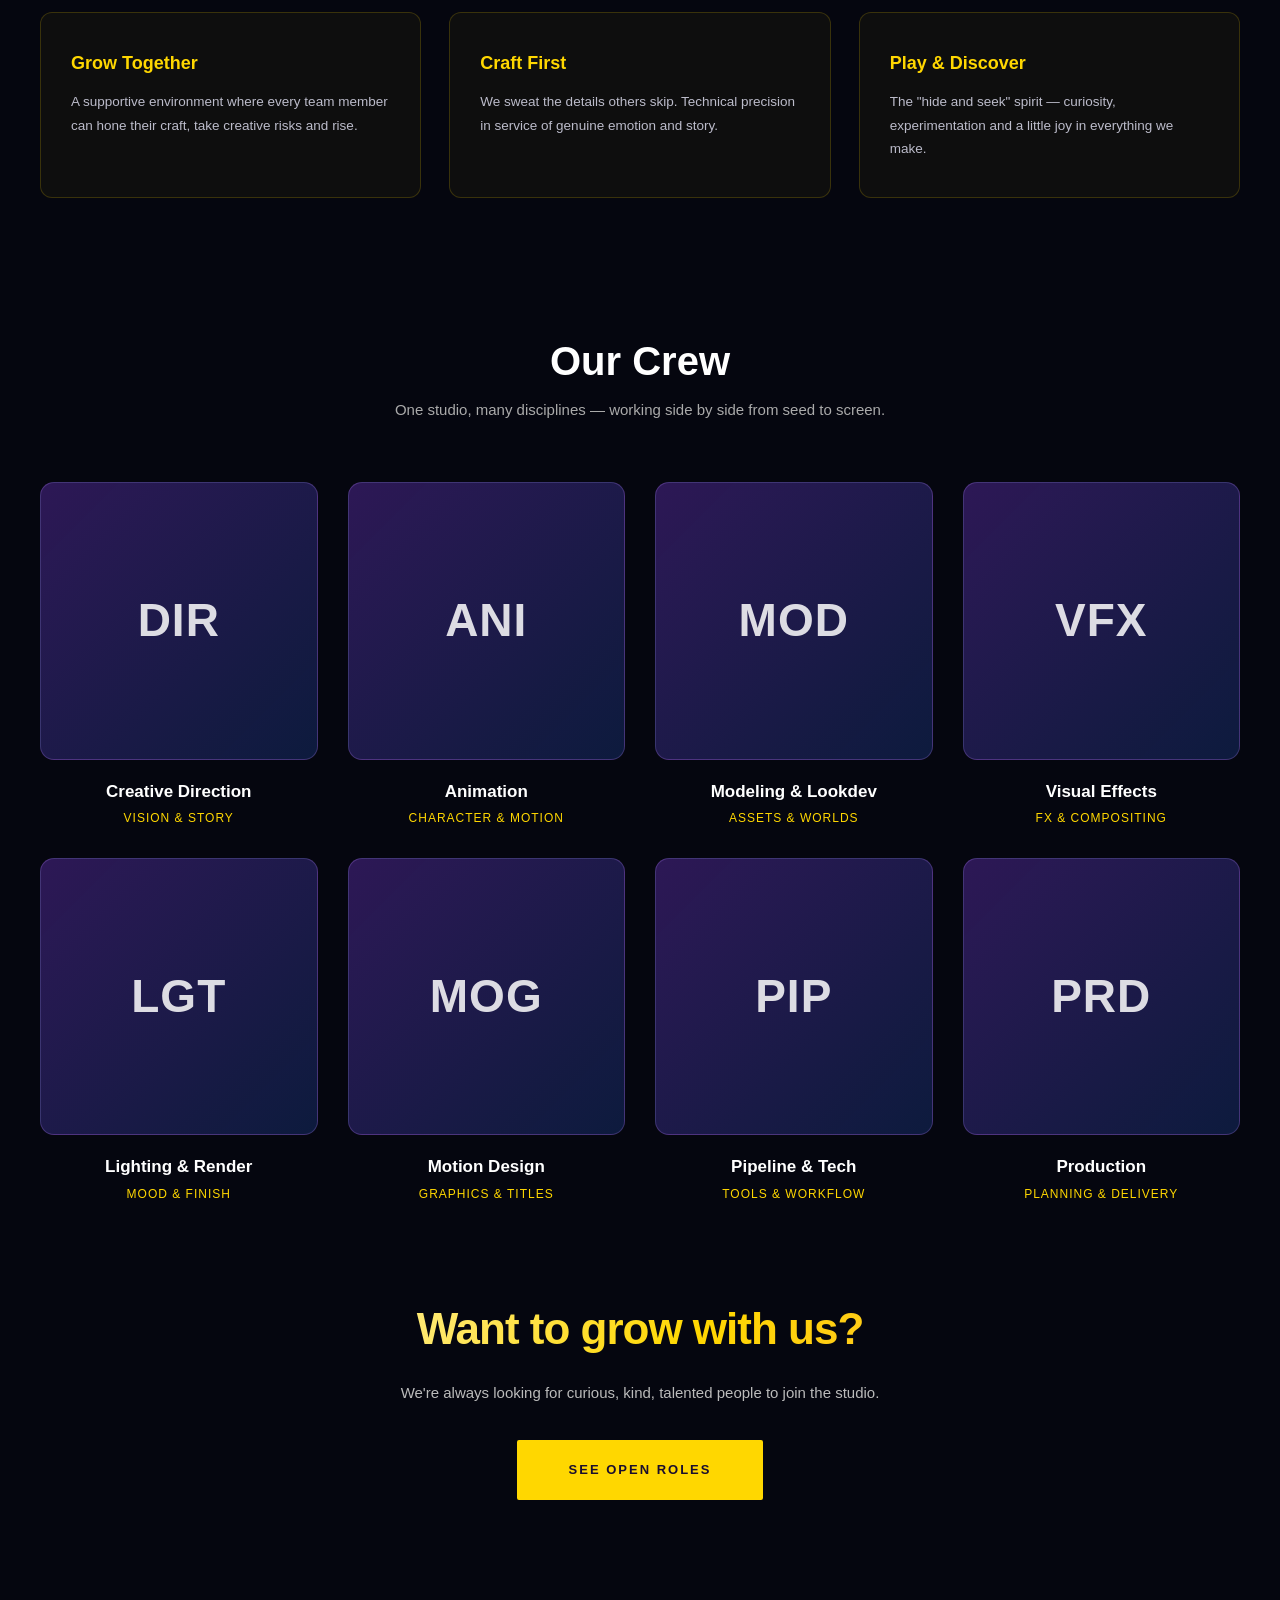
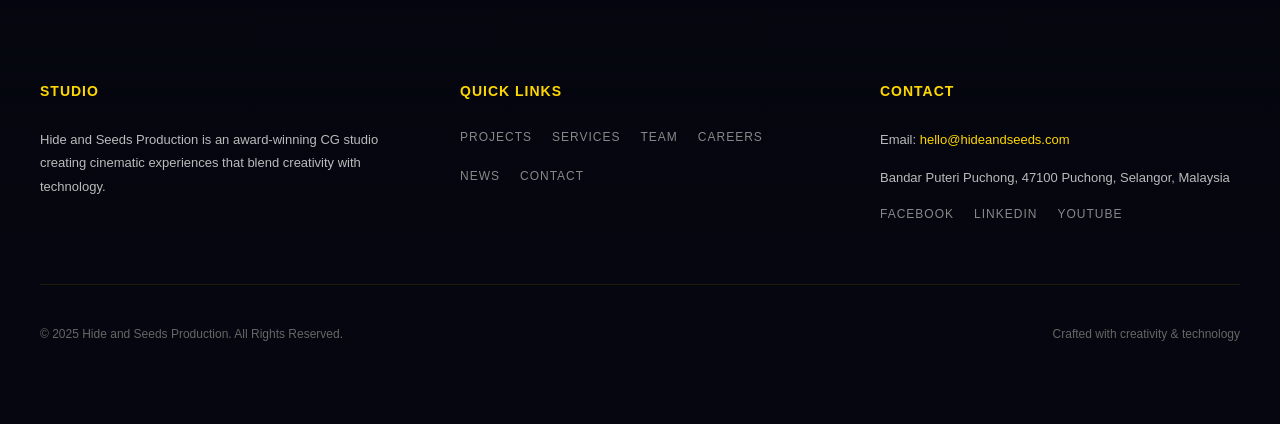
<file: team.html>
<!DOCTYPE html>
<html lang="en">
<head>
  <meta charset="UTF-8">
  <meta name="viewport" content="width=device-width, initial-scale=1.0">
  <title>Team — Hide and Seeds</title>
  <meta name="description" content="Meet the studio behind Hide and Seeds — a tight-knit crew of artists and technicians who blend creativity with technology.">
  <meta name="theme-color" content="#05060f">
  <link rel="icon" href="favicon.svg" type="image/svg+xml">
  <link rel="stylesheet" href="css/style.css?v=2">
</head>
<body>

  <svg width="0" height="0" style="position:absolute" aria-hidden="true">
    <defs>
      <filter id="ink-edge" x="-25%" y="-25%" width="150%" height="150%" color-interpolation-filters="sRGB">
        <feTurbulence type="fractalNoise" baseFrequency="0.014 0.019" numOctaves="4" seed="7" result="n"/>
        <feDisplacementMap in="SourceAlpha" in2="n" scale="42" xChannelSelector="R" yChannelSelector="G" result="ra"/>
        <feComposite in="SourceGraphic" in2="ra" operator="in"/>
      </filter>
      <filter id="ink-edge-soft" x="-25%" y="-25%" width="150%" height="150%" color-interpolation-filters="sRGB">
        <feTurbulence type="fractalNoise" baseFrequency="0.011 0.016" numOctaves="4" seed="3" result="n"/>
        <feDisplacementMap in="SourceAlpha" in2="n" scale="30" xChannelSelector="R" yChannelSelector="G" result="ra"/>
        <feComposite in="SourceGraphic" in2="ra" operator="in"/>
      </filter>
      <filter id="liquid-warp" x="-50%" y="-50%" width="200%" height="200%" color-interpolation-filters="sRGB">
        <feTurbulence type="fractalNoise" baseFrequency="0.006 0.009" numOctaves="3" seed="5" result="n1">
          <animate attributeName="baseFrequency" dur="12s" values="0.006 0.009; 0.010 0.006; 0.006 0.009" repeatCount="indefinite"/>
        </feTurbulence>
        <feDisplacementMap in="SourceGraphic" in2="n1" scale="22" xChannelSelector="R" yChannelSelector="G" result="d1"/>
        <feTurbulence type="fractalNoise" baseFrequency="0.018 0.022" numOctaves="2" seed="11" result="n2"/>
        <feDisplacementMap in="d1" in2="n2" scale="8" xChannelSelector="G" yChannelSelector="B"/>
      </filter>
    </defs>
  </svg>

  <canvas id="shader-canvas"></canvas>
  <div id="ring-cursor" aria-hidden="true"><span class="rc-ring"></span><span class="rc-mark"></span><span class="rc-label"></span></div>

  <div class="content-wrapper">
    <nav>
      <ul class="nav-left">
        <li><a href="index.html">Home</a></li>
        <li><a href="services.html">Services</a></li>
        <li><a href="projects.html">Portfolio</a></li>
      </ul>

      <a class="logo" href="index.html"><img src="assets/hs-logo.png" alt="Hide &amp; Seeds"></a>

      <button class="nav-toggle" aria-label="Toggle menu" aria-expanded="false"><span></span><span></span><span></span></button>

      <ul class="nav-right">
        <li><a href="team.html" class="is-active">Team</a></li>
        <li><a href="careers.html">Career</a></li>
        <li><a href="news.html">News</a></li>
        <li class="nav-social">
          <a href="https://facebook.com/hideandseeds" target="_blank" rel="noopener" aria-label="Facebook"><svg viewBox="0 0 24 24"><path d="M13.5 21v-8h2.7l.4-3.1h-3.1V7.9c0-.9.25-1.5 1.5-1.5h1.6V3.6c-.8-.1-1.6-.15-2.4-.15-2.4 0-4 1.45-4 4.1v2.3H7.4V13h2.7v8h3.4z"/></svg></a>
          <a href="https://linkedin.com/company/hide-and-seeds/" target="_blank" rel="noopener" aria-label="LinkedIn"><svg viewBox="0 0 24 24"><path d="M6.94 5a1.94 1.94 0 1 1-3.88 0 1.94 1.94 0 0 1 3.88 0zM3.4 8.5h3.1V21H3.4V8.5zM9 8.5h2.97v1.7h.04c.41-.78 1.42-1.6 2.93-1.6 3.13 0 3.71 2.06 3.71 4.74V21h-3.1v-5.55c0-1.32-.03-3.02-1.84-3.02-1.84 0-2.12 1.44-2.12 2.92V21H9V8.5z"/></svg></a>
          <a href="https://youtube.com/channel/UCpOwu_qczLWLpKOR0KmR1_w" target="_blank" rel="noopener" aria-label="YouTube"><svg viewBox="0 0 24 24"><path d="M23.5 6.5a3 3 0 0 0-2.1-2.12C19.5 3.86 12 3.86 12 3.86s-7.5 0-9.4.52A3 3 0 0 0 .5 6.5C0 8.4 0 12 0 12s0 3.6.5 5.5a3 3 0 0 0 2.1 2.12c1.9.52 9.4.52 9.4.52s7.5 0 9.4-.52a3 3 0 0 0 2.1-2.12C24 15.6 24 12 24 12s0-3.6-.5-5.5zM9.6 15.6V8.4l6.2 3.6-6.2 3.6z"/></svg></a>
        </li>
      </ul>
    </nav>

    <header class="page-hero">
      <span class="eyebrow">Who We Are</span>
      <h1>The People Behind the Pixels</h1>
      <p>We're a tight-knit crew of artists and technicians who believe the best work grows in a place where creativity is nurtured and everyone keeps learning.</p>
    </header>

    <section class="about-section">
      <div class="about-grid">
        <div class="about-content">
          <h2 class="reveal reveal-left">A studio built like a garden</h2>
          <p class="reveal reveal-left reveal-d1">Our name says it: a little "hide and seek," a lot of "seeds." We give ideas — and people — room to grow. Junior artists work shoulder to shoulder with leads, and every project is a chance to sharpen the craft.</p>
          <p class="reveal reveal-left reveal-d2">From our home base in Puchong, Malaysia, we collaborate across animation, VFX, game art and post to deliver cinematic work for brands and studios around the region and beyond.</p>
        </div>
        <div class="about-image reveal reveal-right reveal-d2"><img src="assets/studio-02.png" alt="Inside the Hide and Seeds studio"></div>
      </div>
    </section>

    <section class="page-section">
      <div class="container">
        <div class="section-head reveal">
          <h2>What We Stand For</h2>
          <p>The values that shape how we create and how we treat each other.</p>
        </div>
        <div class="value-grid">
          <div class="value-card reveal"><h3>Grow Together</h3><p>A supportive environment where every team member can hone their craft, take creative risks and rise.</p></div>
          <div class="value-card reveal reveal-d1"><h3>Craft First</h3><p>We sweat the details others skip. Technical precision in service of genuine emotion and story.</p></div>
          <div class="value-card reveal reveal-d2"><h3>Play &amp; Discover</h3><p>The "hide and seek" spirit — curiosity, experimentation and a little joy in everything we make.</p></div>
        </div>
      </div>
    </section>

    <section class="page-section">
      <div class="container">
        <div class="section-head reveal">
          <h2>Our Crew</h2>
          <p>One studio, many disciplines — working side by side from seed to screen.</p>
        </div>
        <div class="team-grid">
          <div class="team-card reveal"><div class="team-photo"><span>DIR</span></div><h4>Creative Direction</h4><div class="role">Vision &amp; Story</div></div>
          <div class="team-card reveal reveal-d1"><div class="team-photo"><span>ANI</span></div><h4>Animation</h4><div class="role">Character &amp; Motion</div></div>
          <div class="team-card reveal reveal-d2"><div class="team-photo"><span>MOD</span></div><h4>Modeling &amp; Lookdev</h4><div class="role">Assets &amp; Worlds</div></div>
          <div class="team-card reveal reveal-d3"><div class="team-photo"><span>VFX</span></div><h4>Visual Effects</h4><div class="role">FX &amp; Compositing</div></div>
          <div class="team-card reveal"><div class="team-photo"><span>LGT</span></div><h4>Lighting &amp; Render</h4><div class="role">Mood &amp; Finish</div></div>
          <div class="team-card reveal reveal-d1"><div class="team-photo"><span>MOG</span></div><h4>Motion Design</h4><div class="role">Graphics &amp; Titles</div></div>
          <div class="team-card reveal reveal-d2"><div class="team-photo"><span>PIP</span></div><h4>Pipeline &amp; Tech</h4><div class="role">Tools &amp; Workflow</div></div>
          <div class="team-card reveal reveal-d3"><div class="team-photo"><span>PRD</span></div><h4>Production</h4><div class="role">Planning &amp; Delivery</div></div>
        </div>
      </div>

      <div class="inline-cta">
        <h2>Want to grow with us?</h2>
        <p>We're always looking for curious, kind, talented people to join the studio.</p>
        <a href="careers.html" class="cta-button" data-cursor="JOIN US">See Open Roles</a>
      </div>
    </section>

    <footer>
      <div class="footer-content">
        <div class="footer-section">
          <h3>Studio</h3>
          <p>Hide and Seeds Production is an award-winning CG studio creating cinematic experiences that blend creativity with technology.</p>
        </div>
        <div class="footer-section">
          <h3>Quick Links</h3>
          <div class="footer-links">
            <a href="projects.html">Projects</a>
            <a href="services.html">Services</a>
            <a href="team.html">Team</a>
            <a href="careers.html">Careers</a>
            <a href="news.html">News</a>
            <a href="contact.html">Contact</a>
          </div>
        </div>
        <div class="footer-section">
          <h3>Contact</h3>
          <p>Email: <a href="mailto:hello@hideandseeds.com" style="color:#FFD700;text-decoration:none;">hello@hideandseeds.com</a></p>
          <p>Bandar Puteri Puchong, 47100 Puchong, Selangor, Malaysia</p>
          <div class="footer-links" style="margin-top: 15px;">
            <a href="https://facebook.com/hideandseeds" target="_blank" rel="noopener">Facebook</a>
            <a href="https://linkedin.com/company/hide-and-seeds/" target="_blank" rel="noopener">LinkedIn</a>
            <a href="https://youtube.com/channel/UCpOwu_qczLWLpKOR0KmR1_w" target="_blank" rel="noopener">YouTube</a>
          </div>
        </div>
      </div>
      <div class="footer-bottom">
        <p>© 2025 Hide and Seeds Production. All Rights Reserved.</p>
        <p>Crafted with creativity &amp; technology</p>
      </div>
    </footer>
  </div>

  <script src="js/main.js?v=2" defer></script>
</body>
</html>
</file>
<file: css/style.css>
/* ============================================================
   Hide and Seeds — shared stylesheet
   Cinematic CG studio. Iridescent fluid world, ink-splatter reveals,
   liquid cursor. Used across every page.
   ============================================================ */

* {
  margin: 0;
  padding: 0;
  box-sizing: border-box;
}

html {
  scroll-behavior: smooth;
}

body {
  font-family: -apple-system, BlinkMacSystemFont, 'Segoe UI', sans-serif;
  background: #05060f;
  color: #fff;
  overflow-x: hidden;
  line-height: 1.6;
}

a { color: inherit; }

/* ========== SHADER BACKGROUND ========== */
#shader-canvas {
  position: fixed;
  top: 0;
  left: 0;
  width: 100%;
  height: 100%;
  z-index: 0;
}

/* Fallback gradient if WebGL2 is unavailable */
body.no-webgl {
  background:
    radial-gradient(ellipse 60% 60% at 30% 20%, rgba(120, 50, 200, 0.25), transparent 60%),
    radial-gradient(ellipse 50% 50% at 80% 70%, rgba(40, 90, 200, 0.20), transparent 60%),
    #05060f;
}

/* Minimal Noomo-style ring cursor */
#ring-cursor {
  position: fixed;
  top: 0;
  left: 0;
  z-index: 300;
  pointer-events: none;
  opacity: 0;
  transition: opacity 0.4s ease;
  will-change: transform;
}

#ring-cursor .rc-ring {
  position: absolute;
  top: 50%;
  left: 50%;
  width: 42px;
  height: 42px;
  transform: translate(-50%, -50%) scale(1);
  border: 1px solid rgba(255, 255, 255, 0.55);
  border-radius: 50%;
  transition: width 0.3s ease, height 0.3s ease, border-color 0.3s ease, background 0.3s ease;
}

#ring-cursor .rc-mark {
  position: absolute;
  top: 50%;
  left: 50%;
  width: 5px;
  height: 5px;
  transform: translate(-50%, -50%);
  background: #fff;
  border-radius: 50%;
}

#ring-cursor.rc-hover .rc-ring {
  width: 64px;
  height: 64px;
  border-color: rgba(255, 215, 0, 0.9);
  background: rgba(255, 215, 0, 0.06);
}

/* Label state — ring expands into a filled disc with text (e.g. "EXPLORE") */
#ring-cursor .rc-label {
  position: absolute;
  top: 50%;
  left: 50%;
  transform: translate(-50%, -50%) scale(0.6);
  font-size: 10px;
  font-weight: 700;
  letter-spacing: 1.5px;
  text-transform: uppercase;
  color: #1a0e2e;
  white-space: nowrap;
  opacity: 0;
  transition: opacity 0.25s ease, transform 0.25s ease;
  pointer-events: none;
}

#ring-cursor.rc-label-on .rc-ring {
  width: 92px;
  height: 92px;
  border-color: rgba(255, 215, 0, 0);
  background: radial-gradient(circle, #FFD700 0%, #ffb347 100%);
}

#ring-cursor.rc-label-on .rc-mark { opacity: 0; }

#ring-cursor.rc-label-on .rc-label {
  opacity: 1;
  transform: translate(-50%, -50%) scale(1);
}

@media (pointer: fine) {
  html, body { cursor: none; }
  a, button, .hero-cta, .service-card, .client-logo, .cta-button { cursor: none; }
}

/* ========== NAVIGATION ========== */
nav {
  position: fixed;
  top: 0;
  left: 0;
  right: 0;
  background: transparent;
  padding: 16px 48px;
  display: grid;
  grid-template-columns: 1fr auto 1fr;
  align-items: center;
  border-bottom: none;
  z-index: 200;
}

/* centered brand mark */
nav .logo {
  justify-self: center;
  display: flex;
  align-items: center;
  text-decoration: none;
}

nav .logo img {
  height: 78px;
  width: auto;
  display: block;
}

/* link clusters flanking the logo */
nav ul {
  display: flex;
  align-items: center;
  gap: 40px;
  list-style: none;
  margin: 0;
  padding: 0;
}

nav ul.nav-left  { justify-self: end;   padding-right: 52px; }
nav ul.nav-right { justify-self: start; padding-left: 52px; }

nav a {
  font-size: 13px;
  font-weight: 700;
  color: #fff;
  text-decoration: none;
  text-transform: uppercase;
  letter-spacing: 1.5px;
  transition: color 0.3s;
}

nav a:hover { color: #FFD700; }

/* muted "current page" link, as in the reference */
nav a.is-active { color: #6e6e6e; }
nav a.is-active:hover { color: #FFD700; }

/* social cluster at the far right */
nav .nav-social {
  display: flex;
  align-items: center;
  gap: 18px;
  margin-left: 28px;
  padding-left: 28px;
  border-left: 1px solid rgba(255, 255, 255, 0.22);
}

nav .nav-social a {
  display: inline-flex;
  color: #fff;
  transition: color 0.3s, transform 0.3s;
}

nav .nav-social a:hover {
  color: #FFD700;
  transform: translateY(-2px);
}

nav .nav-social svg {
  width: 17px;
  height: 17px;
  display: block;
  fill: currentColor;
}

/* Hamburger (mobile only) */
.nav-toggle {
  display: none;
  flex-direction: column;
  gap: 5px;
  background: none;
  border: none;
  padding: 6px;
  z-index: 210;
  justify-self: end;
}

.nav-toggle span {
  display: block;
  width: 24px;
  height: 2px;
  background: #FFD700;
  transition: transform 0.3s ease, opacity 0.3s ease;
}

.nav-toggle.open span:nth-child(1) { transform: translateY(7px) rotate(45deg); }
.nav-toggle.open span:nth-child(2) { opacity: 0; }
.nav-toggle.open span:nth-child(3) { transform: translateY(-7px) rotate(-45deg); }

/* tablet: keep the inline nav but tighten it */
@media (max-width: 980px) {
  nav { padding: 14px 24px; }
  nav ul { gap: 22px; }
  nav ul.nav-left  { padding-right: 24px; }
  nav ul.nav-right { padding-left: 24px; }
  nav .logo img { height: 62px; }
  nav a { font-size: 12px; letter-spacing: 1px; }
  nav .nav-social { margin-left: 16px; padding-left: 16px; gap: 12px; }
}

/* ========== CONTENT WRAPPER ========== */
.content-wrapper {
  position: relative;
  z-index: 10;
}

/* ========== HERO ========== */
/* Tall track so the demoreel can splatter in as you scroll (starts empty) */
.hero-scroll {
  position: relative;
  height: 340vh;
}

.hero {
  position: sticky;
  top: 0;
  height: 100vh;
  background: transparent;
  display: flex;
  flex-direction: column;
  justify-content: center;
  align-items: center;
  text-align: center;
  overflow: hidden;
}

.hero-video-wrap {
  position: absolute;
  inset: 0;
  z-index: 0;
  -webkit-mask-image: linear-gradient(to bottom, #000 0%, #000 72%, rgba(0,0,0,0) 100%);
  mask-image: linear-gradient(to bottom, #000 0%, #000 72%, rgba(0,0,0,0) 100%);
  -webkit-mask-repeat: no-repeat;
  mask-repeat: no-repeat;
}

.hero-video {
  position: absolute;
  top: 0;
  left: 0;
  width: 100%;
  height: 100%;
  object-fit: cover;
  opacity: 0.85;
  -webkit-mask-image: radial-gradient(ellipse 0% 0% at 50% 50%, #000 55%, rgba(0,0,0,0) 100%);
  mask-image: radial-gradient(ellipse 0% 0% at 50% 50%, #000 55%, rgba(0,0,0,0) 100%);
  -webkit-mask-repeat: no-repeat;
  mask-repeat: no-repeat;
  filter: url(#ink-edge) drop-shadow(0 0 40px rgba(150, 80, 230, 0.4)) drop-shadow(0 0 14px rgba(60, 200, 230, 0.28));
}

.hero-overlay {
  position: absolute;
  top: 0;
  left: 0;
  width: 100%;
  height: 100%;
  background: linear-gradient(to bottom, rgba(0,0,0,0.42) 0%, rgba(0,0,0,0.28) 45%, rgba(0,0,0,0.12) 75%, rgba(0,0,0,0) 100%);
  z-index: 1;
}

.hero-content {
  position: relative;
  z-index: 2;
  opacity: 1;
  animation: heroReveal 1.2s ease-out;
}

@keyframes heroReveal {
  from { opacity: 0; transform: translateY(40px); }
  to   { opacity: 1; transform: translateY(0); }
}

.hero h1 {
  font-size: 64px;
  font-weight: 900;
  margin-bottom: 20px;
  letter-spacing: -1px;
  line-height: 1.1;
}

.hero .subtitle {
  font-size: 20px;
  color: #FFD700;
  margin-bottom: 40px;
  font-weight: 400;
}

.hero-cta {
  display: inline-block;
  padding: 14px 40px;
  background: #FFD700;
  color: #000;
  text-decoration: none;
  font-size: 12px;
  font-weight: bold;
  text-transform: uppercase;
  letter-spacing: 1px;
  transition: all 0.3s;
  border: 2px solid #FFD700;
}

.hero-cta:hover {
  background: transparent;
  color: #FFD700;
}

.scroll-hint {
  position: absolute;
  bottom: 40px;
  left: 50%;
  transform: translateX(-50%);
  font-size: 12px;
  color: #888;
  text-transform: uppercase;
  letter-spacing: 1px;
  animation: float 2s ease-in-out infinite;
}

@keyframes float {
  0%, 100% { transform: translateX(-50%) translateY(0); }
  50% { transform: translateX(-50%) translateY(10px); }
}

/* ========== ABOUT SECTION ========== */
.about-section {
  min-height: 100vh;
  padding: 100px 40px;
  display: flex;
  align-items: center;
  justify-content: center;
  background: linear-gradient(to bottom, rgba(5,6,15,0) 0%, rgba(5,6,15,0.5) 16%, rgba(5,6,15,0.5) 84%, rgba(5,6,15,0) 100%);
  position: relative;
  z-index: 10;
}

.about-grid {
  display: grid;
  grid-template-columns: 1fr 1fr;
  gap: 80px;
  align-items: center;
  max-width: 1200px;
  width: 100%;
  margin: 0 auto;
}

.about-content h2 {
  font-size: 48px;
  margin-bottom: 30px;
  line-height: 1.2;
}

.about-content p {
  font-size: 15px;
  color: #ccc;
  margin-bottom: 25px;
  line-height: 1.8;
}

.about-image {
  position: relative;
  aspect-ratio: 4 / 3;
  border-radius: 12px;
  overflow: visible;
}

.about-image::before {
  content: '';
  position: absolute;
  inset: -18%;
  z-index: 0;
  background: radial-gradient(ellipse 50% 55% at 50% 50%,
    rgba(160, 70, 230, 0.30) 0%,
    rgba(60, 110, 230, 0.16) 40%,
    rgba(0, 0, 0, 0) 72%);
  filter: blur(34px);
  animation: auraPulse 9s ease-in-out infinite;
  pointer-events: none;
}

.about-image img {
  position: relative;
  z-index: 1;
  width: 100%;
  height: 100%;
  object-fit: cover;
  display: block;
  border-radius: 12px;
  -webkit-mask-image: radial-gradient(ellipse 64% 64% at 50% 50%, #000 42%, rgba(0,0,0,0.4) 74%, rgba(0,0,0,0) 100%);
  mask-image: radial-gradient(ellipse 64% 64% at 50% 50%, #000 42%, rgba(0,0,0,0.4) 74%, rgba(0,0,0,0) 100%);
  filter: url(#ink-edge-soft) drop-shadow(0 0 30px rgba(150, 80, 230, 0.4));
}

/* reveal-on-scroll helpers (replace the auto-running keyframes so off-screen
   content doesn't animate before it's in view) */
.reveal {
  opacity: 0;
  transform: translateY(40px);
  transition: opacity 0.8s ease, transform 0.8s ease;
}
.reveal.in { opacity: 1; transform: none; }
.reveal-left  { opacity: 0; transform: translateX(-60px); transition: opacity 0.8s ease, transform 0.8s ease; }
.reveal-right { opacity: 0; transform: translateX(60px);  transition: opacity 0.8s ease, transform 0.8s ease; }
.reveal-left.in, .reveal-right.in { opacity: 1; transform: none; }
.reveal-d1 { transition-delay: 0.1s; }
.reveal-d2 { transition-delay: 0.2s; }
.reveal-d3 { transition-delay: 0.3s; }
.reveal-d4 { transition-delay: 0.4s; }
.reveal-d5 { transition-delay: 0.5s; }
@media (prefers-reduced-motion: reduce) {
  .reveal, .reveal-left, .reveal-right { opacity: 1; transform: none; transition: none; }
}

@keyframes auraPulse {
  0%, 100% { opacity: 0.65; transform: scale(1); }
  50% { opacity: 1; transform: scale(1.07); }
}

/* ========== IMMERSIVE PROJECT SECTIONS (ink reveal) ========== */
.project-section {
  padding: 0;
  display: block;
  background: transparent;
  position: relative;
  z-index: 10;
}

.project-scroll {
  position: relative;
  height: 220vh;
}

.project-sticky {
  position: sticky;
  top: 0;
  height: 100vh;
  overflow: hidden;
  display: flex;
  align-items: center;
  justify-content: center;
  background: transparent;
}

.project-sticky::before {
  content: '';
  position: absolute;
  inset: -15%;
  z-index: 0;
  background: radial-gradient(ellipse 46% 52% at 50% 50%,
    rgba(160, 70, 230, 0.28) 0%,
    rgba(60, 110, 230, 0.16) 38%,
    rgba(0, 0, 0, 0) 70%);
  filter: blur(30px);
  animation: auraPulse 9s ease-in-out infinite;
  pointer-events: none;
}

.project-video-wrap {
  position: absolute;
  inset: 0;
  z-index: 1;
  -webkit-mask-image: linear-gradient(to bottom, rgba(0,0,0,0) 0%, #000 16%, #000 84%, rgba(0,0,0,0) 100%);
  mask-image: linear-gradient(to bottom, rgba(0,0,0,0) 0%, #000 16%, #000 84%, rgba(0,0,0,0) 100%);
  -webkit-mask-repeat: no-repeat;
  mask-repeat: no-repeat;
}

.project-video {
  position: absolute;
  inset: 0;
  width: 100%;
  height: 100%;
  object-fit: cover;
  -webkit-mask-image: radial-gradient(ellipse 0% 0% at 50% 50%, #000 55%, rgba(0,0,0,0) 100%);
  mask-image: radial-gradient(ellipse 0% 0% at 50% 50%, #000 55%, rgba(0,0,0,0) 100%);
  -webkit-mask-repeat: no-repeat;
  mask-repeat: no-repeat;
  filter: url(#ink-edge) drop-shadow(0 0 38px rgba(150, 80, 230, 0.45)) drop-shadow(0 0 12px rgba(60, 200, 230, 0.3));
}

.project-vignette {
  position: absolute;
  inset: 0;
  z-index: 2;
  pointer-events: none;
  background: linear-gradient(to top,
    rgba(8,4,20,0) 0%,
    rgba(8,4,20,0.68) 14%,
    rgba(8,4,20,0.22) 42%,
    rgba(0,0,0,0) 68%);
  opacity: 0;
  transition: opacity 0.4s ease;
}

.project-content {
  position: absolute;
  bottom: 60px;
  left: 60px;
  max-width: 500px;
  background: transparent;
  border: none;
  box-shadow: none;
  padding: 50px;
  z-index: 3;
  opacity: 0;
  transform: translateY(40px);
  transition: opacity 0.6s ease, transform 0.6s ease;
  text-shadow: 0 2px 18px rgba(0,0,0,0.7), 0 1px 4px rgba(0,0,0,0.8);
}

.project-content h2 {
  font-size: 36px;
  margin-bottom: 20px;
  line-height: 1.2;
  color: #FFD700;
}

.project-content p {
  font-size: 14px;
  line-height: 1.8;
  color: #ddd;
  margin-bottom: 15px;
}

.project-tags {
  display: flex;
  gap: 10px;
  margin-bottom: 20px;
  flex-wrap: wrap;
}

.project-tag {
  display: inline-block;
  color: #FFD700;
  font-size: 11px;
  font-weight: 700;
  text-transform: uppercase;
  letter-spacing: 2px;
}

.project-tag:not(:last-child)::after {
  content: '/';
  margin-left: 14px;
  color: rgba(255, 215, 0, 0.4);
  font-weight: 400;
}

/* ========== SERVICES SECTION ========== */
.services-section {
  min-height: 100vh;
  padding: 100px 40px;
  display: flex;
  align-items: center;
  justify-content: center;
  background: linear-gradient(to bottom, rgba(5,6,15,0) 0%, rgba(5,6,15,0.5) 16%, rgba(5,6,15,0.5) 84%, rgba(5,6,15,0) 100%);
  position: relative;
  z-index: 10;
}

.section-container {
  max-width: 1200px;
  width: 100%;
  margin: 0 auto;
}

.services-title {
  font-size: 48px;
  margin-bottom: 60px;
  text-align: center;
}

.services-grid {
  display: grid;
  grid-template-columns: 1fr 1fr;
  gap: 40px;
}

.service-card {
  padding: 50px 40px;
  background: rgba(255, 215, 0, 0.08);
  border: 2px solid rgba(255, 215, 0, 0.25);
  transition: all 0.3s;
  border-radius: 4px;
}

.service-card:hover {
  border-color: #FFD700;
  background: rgba(255, 215, 0, 0.15);
  transform: translateY(-10px);
}

.service-card h3 {
  font-size: 18px;
  margin-bottom: 15px;
  text-transform: uppercase;
  letter-spacing: 1px;
  color: #FFD700;
}

.service-card p {
  font-size: 13px;
  color: #bbb;
  line-height: 1.7;
}

/* ========== CLIENTS SECTION ========== */
.clients-section {
  min-height: 100vh;
  padding: 120px 40px;
  display: flex;
  align-items: center;
  justify-content: center;
  background: linear-gradient(to bottom, rgba(5,6,15,0) 0%, rgba(5,6,15,0.5) 14%, rgba(5,6,15,0.5) 86%, rgba(5,6,15,0) 100%);
  position: relative;
  z-index: 10;
}

.clients-title {
  font-size: 48px;
  margin-bottom: 14px;
  text-align: center;
}

.clients-subtitle {
  font-size: 15px;
  color: #aaa;
  text-align: center;
  margin-bottom: 70px;
}

.clients-grid {
  display: grid;
  grid-template-columns: repeat(5, 1fr);
  gap: 30px;
  margin-bottom: 110px;
}

.client-logo {
  aspect-ratio: 16 / 9;
  position: relative;
  display: flex;
  align-items: center;
  justify-content: center;
  padding: 6px;
  border: none;
  border-radius: 8px;
  background: transparent;
  overflow: hidden;
  transition: transform 0.35s ease;
}

.client-logo img {
  width: 100%;
  height: 100%;
  object-fit: contain;
  opacity: 0.55;
  filter: grayscale(1) brightness(1.7);
  transition: opacity 0.35s ease, transform 0.4s ease, filter 0.35s ease;
  will-change: filter, transform;
}

.client-logo:hover img:not(.logo-warp) {
  opacity: 1;
  filter: grayscale(0) brightness(2.0);
  transform: scale(1.04);
}

.client-logo img.logo-warp {
  position: absolute;
  inset: 6px;
  width: calc(100% - 12px);
  height: calc(100% - 12px);
  object-fit: contain;
  pointer-events: none;
  opacity: 0;
  filter: url(#liquid-warp) grayscale(0) brightness(2.0);
  -webkit-mask: radial-gradient(circle 110px at var(--mx, 50%) var(--my, 50%), #000 0%, #000 58%, rgba(0,0,0,0) 100%);
          mask: radial-gradient(circle 110px at var(--mx, 50%) var(--my, 50%), #000 0%, #000 58%, rgba(0,0,0,0) 100%);
  transition: opacity 0.45s ease;
}

.client-logo:hover img.logo-warp { opacity: 1; }

.client-logo:hover { transform: translateY(-6px); }

/* Cursor liquid lens clone */
.liquid-clone {
  position: absolute !important;
  inset: 0 !important;
  margin: 0 !important;
  pointer-events: none !important;
  animation: none !important;
  opacity: 0;
  z-index: 6;
  filter: url(#liquid-warp);
  transition: opacity 0.28s ease;
  -webkit-mask-image: radial-gradient(circle, #000 0%, #000 50%, rgba(0,0,0,0) 76%);
          mask-image: radial-gradient(circle, #000 0%, #000 50%, rgba(0,0,0,0) 76%);
  -webkit-mask-repeat: no-repeat;
          mask-repeat: no-repeat;
  -webkit-mask-size: 230px 230px;
          mask-size: 230px 230px;
  -webkit-mask-position: calc(var(--mx, 50%) - 115px) calc(var(--my, 50%) - 115px);
          mask-position: calc(var(--mx, 50%) - 115px) calc(var(--my, 50%) - 115px);
  will-change: mask-position;
}

.liquid-clone.is-on { opacity: 1; }

/* ========== CALL TO ACTION ========== */
.cta-block {
  text-align: center;
  padding: 70px 40px 20px;
}

.cta-headline {
  font-size: 52px;
  font-weight: 900;
  letter-spacing: -1px;
  margin-bottom: 18px;
  background: linear-gradient(120deg, #fff 0%, #FFD700 55%, #ffb347 100%);
  -webkit-background-clip: text;
  background-clip: text;
  -webkit-text-fill-color: transparent;
}

.cta-sub {
  font-size: 16px;
  color: #bbb;
  max-width: 540px;
  margin: 0 auto 40px;
  line-height: 1.7;
}

.cta-button {
  display: inline-block;
  padding: 18px 50px;
  background: #FFD700;
  color: #1a0e2e;
  text-decoration: none;
  font-size: 13px;
  font-weight: 700;
  text-transform: uppercase;
  letter-spacing: 2px;
  border: 2px solid #FFD700;
  border-radius: 2px;
  transition: background 0.3s ease, color 0.3s ease, box-shadow 0.3s ease, transform 0.3s ease;
  cursor: pointer;
}

.cta-button:hover {
  background: transparent;
  color: #FFD700;
  box-shadow: 0 0 40px rgba(255, 215, 0, 0.25);
  transform: translateY(-3px);
}

/* ========== FOOTER ========== */
footer {
  background: linear-gradient(to bottom, rgba(5,6,15,0) 0%, rgba(5,6,15,0.85) 22%, #05060f 60%);
  border-top: none;
  padding: 80px 40px;
  position: relative;
  z-index: 10;
}

.footer-content {
  max-width: 1200px;
  margin: 0 auto;
  display: grid;
  grid-template-columns: 1fr 1fr 1fr;
  gap: 60px;
  margin-bottom: 60px;
}

.footer-section h3 {
  font-size: 14px;
  text-transform: uppercase;
  letter-spacing: 1px;
  color: #FFD700;
  margin-bottom: 25px;
}

.footer-section p {
  font-size: 13px;
  color: #bbb;
  line-height: 1.8;
  margin-bottom: 15px;
}

.footer-links {
  display: flex;
  flex-wrap: wrap;
  gap: 20px;
}

.footer-links a {
  font-size: 12px;
  color: #888;
  text-decoration: none;
  text-transform: uppercase;
  letter-spacing: 1px;
  transition: color 0.3s;
}

.footer-links a:hover { color: #FFD700; }

.footer-bottom {
  max-width: 1200px;
  margin: 0 auto;
  padding-top: 40px;
  border-top: 1px solid rgba(255, 215, 0, 0.1);
  display: flex;
  justify-content: space-between;
  align-items: center;
  font-size: 12px;
  color: #666;
  gap: 20px;
  flex-wrap: wrap;
}

/* ============================================================
   INNER PAGES (Projects / Services / Team / Careers / News / Contact)
   ============================================================ */

/* Page hero — compact banner that sits below the fixed nav */
.page-hero {
  position: relative;
  z-index: 10;
  padding: 220px 40px 90px;
  text-align: center;
  max-width: 1000px;
  margin: 0 auto;
}

.page-hero .eyebrow {
  display: inline-block;
  font-size: 12px;
  font-weight: 700;
  letter-spacing: 3px;
  text-transform: uppercase;
  color: #FFD700;
  margin-bottom: 18px;
}

.page-hero h1 {
  font-size: 60px;
  font-weight: 900;
  line-height: 1.05;
  letter-spacing: -1px;
  margin-bottom: 22px;
}

.page-hero p {
  font-size: 17px;
  color: #c4c4d4;
  max-width: 640px;
  margin: 0 auto;
  line-height: 1.8;
}

/* Generic inner section + container */
.page-section {
  position: relative;
  z-index: 10;
  padding: 70px 40px;
}

.container {
  max-width: 1200px;
  margin: 0 auto;
  width: 100%;
}

.section-head {
  text-align: center;
  margin-bottom: 60px;
}

.section-head h2 {
  font-size: 40px;
  margin-bottom: 14px;
  line-height: 1.15;
}

.section-head p {
  font-size: 15px;
  color: #aaa;
  max-width: 600px;
  margin: 0 auto;
}

/* ---- Portfolio / Projects grid (alternating offset rows) ---- */
.work-list {
  display: flex;
  flex-direction: column;
  gap: 120px;
  max-width: 1200px;
  margin: 0 auto;
}

.work-row {
  display: grid;
  grid-template-columns: 1.25fr 1fr;
  gap: 60px;
  align-items: center;
}

.work-row:nth-child(even) {
  grid-template-columns: 1fr 1.25fr;
}
.work-row:nth-child(even) .work-media { order: 2; }

.work-media {
  position: relative;
  aspect-ratio: 16 / 10;
  border-radius: 12px;
  overflow: hidden;
  border: 1px solid rgba(185, 130, 255, 0.25);
  box-shadow: 0 0 50px rgba(120, 60, 220, 0.18);
}

.work-media video,
.work-media img {
  width: 100%;
  height: 100%;
  object-fit: cover;
  display: block;
  transition: transform 0.6s ease;
}

.work-media:hover video,
.work-media:hover img { transform: scale(1.05); }

.work-info h3 {
  font-size: 30px;
  margin-bottom: 14px;
  line-height: 1.2;
}

.work-info .meta {
  font-size: 12px;
  color: #888;
  text-transform: uppercase;
  letter-spacing: 1px;
  margin-top: 18px;
}

.work-info p {
  font-size: 14px;
  color: #c4c4d4;
  line-height: 1.8;
}

.tag-row {
  display: flex;
  gap: 10px;
  flex-wrap: wrap;
  margin-bottom: 18px;
}

.pill {
  display: inline-block;
  font-size: 11px;
  font-weight: 700;
  letter-spacing: 1px;
  text-transform: uppercase;
  color: #FFD700;
  border: 1px solid rgba(255, 215, 0, 0.35);
  padding: 5px 12px;
  border-radius: 30px;
}

/* ---- Service detail cards ---- */
.service-detail-grid {
  display: grid;
  grid-template-columns: repeat(3, 1fr);
  gap: 28px;
}

.service-detail {
  padding: 40px 32px;
  background: rgba(18, 10, 32, 0.45);
  backdrop-filter: blur(10px);
  border: 1px solid rgba(185, 130, 255, 0.22);
  border-radius: 12px;
  transition: transform 0.35s ease, border-color 0.35s ease, box-shadow 0.35s ease;
}

.service-detail:hover {
  transform: translateY(-8px);
  border-color: rgba(255, 215, 0, 0.6);
  box-shadow: 0 18px 50px rgba(120, 60, 220, 0.22);
}

.service-detail .num {
  font-size: 13px;
  font-weight: 700;
  color: rgba(255, 215, 0, 0.6);
  letter-spacing: 2px;
  margin-bottom: 18px;
}

.service-detail h3 {
  font-size: 20px;
  margin-bottom: 14px;
  color: #FFD700;
  text-transform: uppercase;
  letter-spacing: 0.5px;
}

.service-detail p {
  font-size: 13.5px;
  color: #bcbcca;
  line-height: 1.75;
  margin-bottom: 16px;
}

.service-detail ul {
  list-style: none;
}

.service-detail li {
  font-size: 12.5px;
  color: #9a9aac;
  padding: 5px 0 5px 18px;
  position: relative;
}

.service-detail li::before {
  content: '▹';
  position: absolute;
  left: 0;
  color: #FFD700;
}

/* ---- Process steps ---- */
.process-grid {
  display: grid;
  grid-template-columns: repeat(4, 1fr);
  gap: 24px;
}

.process-step {
  text-align: center;
  padding: 30px 18px;
}

.process-step .step-num {
  font-size: 42px;
  font-weight: 900;
  background: linear-gradient(120deg, #FFD700, #ffb347);
  -webkit-background-clip: text;
  background-clip: text;
  -webkit-text-fill-color: transparent;
  margin-bottom: 14px;
}

.process-step h4 {
  font-size: 16px;
  margin-bottom: 10px;
  text-transform: uppercase;
  letter-spacing: 1px;
}

.process-step p {
  font-size: 13px;
  color: #aaa;
  line-height: 1.7;
}

/* ---- Team grid ---- */
.team-grid {
  display: grid;
  grid-template-columns: repeat(4, 1fr);
  gap: 30px;
}

.team-card {
  text-align: center;
}

.team-photo {
  position: relative;
  aspect-ratio: 1 / 1;
  border-radius: 14px;
  overflow: hidden;
  margin-bottom: 18px;
  border: 1px solid rgba(185, 130, 255, 0.25);
  background: linear-gradient(135deg, rgba(120, 60, 220, 0.35), rgba(40, 90, 200, 0.25));
  display: flex;
  align-items: center;
  justify-content: center;
}

.team-photo span {
  font-size: 46px;
  font-weight: 900;
  color: rgba(255, 255, 255, 0.85);
  letter-spacing: 1px;
}

.team-photo img {
  width: 100%;
  height: 100%;
  object-fit: cover;
}

.team-card h4 {
  font-size: 17px;
  margin-bottom: 4px;
}

.team-card .role {
  font-size: 12px;
  color: #FFD700;
  text-transform: uppercase;
  letter-spacing: 1px;
}

/* value cards (team / about) */
.value-grid {
  display: grid;
  grid-template-columns: repeat(3, 1fr);
  gap: 28px;
}

.value-card {
  padding: 36px 30px;
  border: 1px solid rgba(255, 215, 0, 0.18);
  border-radius: 12px;
  background: rgba(255, 215, 0, 0.04);
}

.value-card h3 {
  font-size: 18px;
  color: #FFD700;
  margin-bottom: 12px;
}

.value-card p {
  font-size: 13.5px;
  color: #bcbcca;
  line-height: 1.75;
}

/* ---- Stats strip ---- */
.stats-strip {
  display: grid;
  grid-template-columns: repeat(4, 1fr);
  gap: 30px;
  text-align: center;
}

.stat .num {
  font-size: 52px;
  font-weight: 900;
  background: linear-gradient(120deg, #fff, #FFD700);
  -webkit-background-clip: text;
  background-clip: text;
  -webkit-text-fill-color: transparent;
  line-height: 1;
}

.stat .label {
  font-size: 12px;
  color: #aaa;
  text-transform: uppercase;
  letter-spacing: 1.5px;
  margin-top: 10px;
}

/* ---- Careers / job listings ---- */
.jobs-list {
  display: flex;
  flex-direction: column;
  gap: 18px;
  max-width: 900px;
  margin: 0 auto;
}

.job-card {
  display: flex;
  justify-content: space-between;
  align-items: center;
  gap: 30px;
  padding: 28px 34px;
  border: 1px solid rgba(185, 130, 255, 0.22);
  border-radius: 12px;
  background: rgba(18, 10, 32, 0.45);
  backdrop-filter: blur(10px);
  transition: border-color 0.3s ease, transform 0.3s ease;
}

.job-card:hover {
  border-color: rgba(255, 215, 0, 0.6);
  transform: translateX(6px);
}

.job-card h3 {
  font-size: 19px;
  margin-bottom: 6px;
}

.job-card .job-meta {
  font-size: 12px;
  color: #9a9aac;
  text-transform: uppercase;
  letter-spacing: 1px;
}

.job-apply {
  flex-shrink: 0;
  font-size: 12px;
  font-weight: 700;
  text-transform: uppercase;
  letter-spacing: 1px;
  color: #FFD700;
  text-decoration: none;
  border: 1px solid rgba(255, 215, 0, 0.4);
  padding: 10px 22px;
  border-radius: 30px;
  transition: background 0.3s ease, color 0.3s ease;
}

.job-apply:hover { background: #FFD700; color: #1a0e2e; }

.perks-grid {
  display: grid;
  grid-template-columns: repeat(3, 1fr);
  gap: 24px;
}

.perk {
  padding: 30px 26px;
  border-radius: 12px;
  border: 1px solid rgba(255, 215, 0, 0.15);
  background: rgba(255, 215, 0, 0.04);
}

.perk h4 {
  font-size: 16px;
  color: #FFD700;
  margin-bottom: 10px;
}

.perk p { font-size: 13px; color: #b4b4c2; line-height: 1.7; }

/* ---- News cards ---- */
.news-grid {
  display: grid;
  grid-template-columns: repeat(3, 1fr);
  gap: 30px;
}

.news-card {
  border-radius: 14px;
  overflow: hidden;
  border: 1px solid rgba(185, 130, 255, 0.2);
  background: rgba(18, 10, 32, 0.45);
  backdrop-filter: blur(10px);
  transition: transform 0.35s ease, border-color 0.35s ease;
  display: flex;
  flex-direction: column;
}

.news-card:hover {
  transform: translateY(-8px);
  border-color: rgba(255, 215, 0, 0.5);
}

.news-thumb {
  aspect-ratio: 16 / 9;
  background: linear-gradient(135deg, rgba(120, 60, 220, 0.5), rgba(40, 90, 200, 0.35));
  position: relative;
  overflow: hidden;
}

.news-thumb video, .news-thumb img {
  width: 100%; height: 100%; object-fit: cover;
}

.news-thumb .cat {
  position: absolute;
  top: 14px;
  left: 14px;
  font-size: 10px;
  font-weight: 700;
  text-transform: uppercase;
  letter-spacing: 1px;
  color: #1a0e2e;
  background: #FFD700;
  padding: 5px 12px;
  border-radius: 30px;
}

.news-body {
  padding: 26px 24px;
  flex: 1;
  display: flex;
  flex-direction: column;
}

.news-body .date {
  font-size: 11px;
  color: #8a8a9c;
  text-transform: uppercase;
  letter-spacing: 1px;
  margin-bottom: 10px;
}

.news-body h3 {
  font-size: 19px;
  line-height: 1.3;
  margin-bottom: 12px;
}

.news-body p {
  font-size: 13.5px;
  color: #b4b4c2;
  line-height: 1.7;
  margin-bottom: 18px;
}

.news-body .read-more {
  margin-top: auto;
  font-size: 12px;
  font-weight: 700;
  text-transform: uppercase;
  letter-spacing: 1px;
  color: #FFD700;
  text-decoration: none;
}

/* ---- Contact ---- */
.contact-grid {
  display: grid;
  grid-template-columns: 1fr 1fr;
  gap: 70px;
  align-items: start;
  max-width: 1100px;
  margin: 0 auto;
}

.contact-info h2 {
  font-size: 38px;
  line-height: 1.15;
  margin-bottom: 22px;
}

.contact-info p.lead {
  font-size: 15px;
  color: #c4c4d4;
  line-height: 1.8;
  margin-bottom: 36px;
}

.contact-detail {
  margin-bottom: 26px;
}

.contact-detail .k {
  font-size: 12px;
  text-transform: uppercase;
  letter-spacing: 1.5px;
  color: #FFD700;
  margin-bottom: 6px;
}

.contact-detail .v {
  font-size: 15px;
  color: #ddd;
}

.contact-detail a { text-decoration: none; transition: color 0.3s; }
.contact-detail a:hover { color: #FFD700; }

.contact-form {
  padding: 40px;
  border-radius: 14px;
  border: 1px solid rgba(185, 130, 255, 0.25);
  background: rgba(18, 10, 32, 0.55);
  backdrop-filter: blur(16px);
  box-shadow: 0 0 50px rgba(120, 60, 220, 0.18);
}

.form-field { margin-bottom: 22px; }

.form-field label {
  display: block;
  font-size: 12px;
  text-transform: uppercase;
  letter-spacing: 1px;
  color: #cfcfdd;
  margin-bottom: 8px;
}

.form-field input,
.form-field textarea,
.form-field select {
  width: 100%;
  padding: 13px 16px;
  background: rgba(5, 6, 15, 0.6);
  border: 1px solid rgba(185, 130, 255, 0.25);
  border-radius: 8px;
  color: #fff;
  font-size: 14px;
  font-family: inherit;
  transition: border-color 0.3s ease, box-shadow 0.3s ease;
}

.form-field input:focus,
.form-field textarea:focus,
.form-field select:focus {
  outline: none;
  border-color: #FFD700;
  box-shadow: 0 0 0 3px rgba(255, 215, 0, 0.12);
}

.form-field textarea { resize: vertical; min-height: 130px; }

.form-note {
  font-size: 12px;
  color: #8a8a9c;
  margin-top: 16px;
  text-align: center;
}

.form-status {
  font-size: 13px;
  margin-top: 16px;
  padding: 12px 16px;
  border-radius: 8px;
  display: none;
}

.form-status.show { display: block; }
.form-status.ok { background: rgba(60, 200, 130, 0.12); border: 1px solid rgba(60, 200, 130, 0.4); color: #7fe6b0; }
.form-status.err { background: rgba(230, 80, 80, 0.12); border: 1px solid rgba(230, 80, 80, 0.4); color: #ff9a9a; }

/* Map / location block */
.map-embed {
  margin-top: 70px;
  border-radius: 14px;
  overflow: hidden;
  border: 1px solid rgba(185, 130, 255, 0.25);
  max-width: 1100px;
  margin-left: auto;
  margin-right: auto;
}

.map-embed iframe {
  width: 100%;
  height: 360px;
  border: 0;
  display: block;
  filter: invert(0.92) hue-rotate(180deg) saturate(0.7) brightness(0.9);
}

/* small inline CTA used on inner pages */
.inline-cta {
  text-align: center;
  padding: 90px 40px 30px;
}

.inline-cta h2 {
  font-size: 44px;
  font-weight: 900;
  letter-spacing: -1px;
  margin-bottom: 16px;
  background: linear-gradient(120deg, #fff 0%, #FFD700 55%, #ffb347 100%);
  -webkit-background-clip: text;
  background-clip: text;
  -webkit-text-fill-color: transparent;
}

.inline-cta p {
  font-size: 15px;
  color: #bbb;
  max-width: 520px;
  margin: 0 auto 34px;
  line-height: 1.7;
}

/* ========== RESPONSIVE ========== */
@media (max-width: 1024px) {
  .about-grid { grid-template-columns: 1fr; gap: 50px; }
  .services-grid { grid-template-columns: 1fr; }
  .clients-grid { grid-template-columns: repeat(3, 1fr); }
  .footer-content { grid-template-columns: 1fr; }
  .project-content {
    max-width: 100%;
    width: calc(100% - 80px);
    left: 40px;
    right: 40px;
    bottom: 40px;
    padding: 35px;
  }
  .service-detail-grid { grid-template-columns: repeat(2, 1fr); }
  .team-grid { grid-template-columns: repeat(2, 1fr); }
  .news-grid { grid-template-columns: repeat(2, 1fr); }
  .process-grid { grid-template-columns: repeat(2, 1fr); }
  .value-grid { grid-template-columns: 1fr; }
  .perks-grid { grid-template-columns: 1fr; }
  .stats-strip { grid-template-columns: repeat(2, 1fr); gap: 40px; }
}

@media (max-width: 768px) {
  /* mobile: hamburger + dropdown */
  nav {
    display: flex;
    flex-wrap: wrap;
    justify-content: space-between;
    align-items: center;
    padding: 12px 20px;
  }
  .nav-toggle { display: flex; order: 2; justify-self: auto; }
  nav .logo { justify-self: auto; order: 1; margin-right: auto; }
  nav .logo img { height: 50px; }
  nav ul.nav-left, nav ul.nav-right {
    order: 3;
    flex-basis: 100%;
    flex-direction: column;
    align-items: flex-start;
    gap: 20px;
    padding: 0;
    max-height: 0;
    opacity: 0;
    overflow: hidden;
    transition: max-height 0.4s ease, opacity 0.3s ease, padding 0.4s ease;
  }
  nav.open { background: rgba(8, 6, 18, 0.97); backdrop-filter: blur(18px); }
  nav.open ul.nav-left  { max-height: 50vh; opacity: 1; padding: 20px 4px 6px; }
  nav.open ul.nav-right { max-height: 60vh; opacity: 1; padding: 6px 4px 24px; }
  nav a { font-size: 16px; }
  nav .nav-social {
    margin-left: 0;
    padding-left: 0;
    border-left: none;
    margin-top: 10px;
    gap: 24px;
  }
  nav .nav-social svg { width: 22px; height: 22px; }

  .hero h1 { font-size: 42px; }
  .hero .subtitle { font-size: 16px; }
  .about-content h2 { font-size: 32px; }
  .clients-grid { grid-template-columns: repeat(2, 1fr); gap: 20px; }

  .page-hero { padding: 170px 24px 60px; }
  .page-hero h1 { font-size: 40px; }
  .page-section { padding: 50px 24px; }
  .section-head h2 { font-size: 30px; }

  .work-row, .work-row:nth-child(even) { grid-template-columns: 1fr; gap: 28px; }
  .work-row:nth-child(even) .work-media { order: 0; }
  .work-list { gap: 70px; }

  .service-detail-grid { grid-template-columns: 1fr; }
  .team-grid { grid-template-columns: repeat(2, 1fr); gap: 20px; }
  .news-grid { grid-template-columns: 1fr; }
  .process-grid { grid-template-columns: 1fr; }
  .stats-strip { grid-template-columns: repeat(2, 1fr); }
  .contact-grid { grid-template-columns: 1fr; gap: 40px; }
  .job-card { flex-direction: column; align-items: flex-start; gap: 16px; }
  .cta-headline { font-size: 36px; }
  .footer-bottom { flex-direction: column; text-align: center; }
}
</file>
